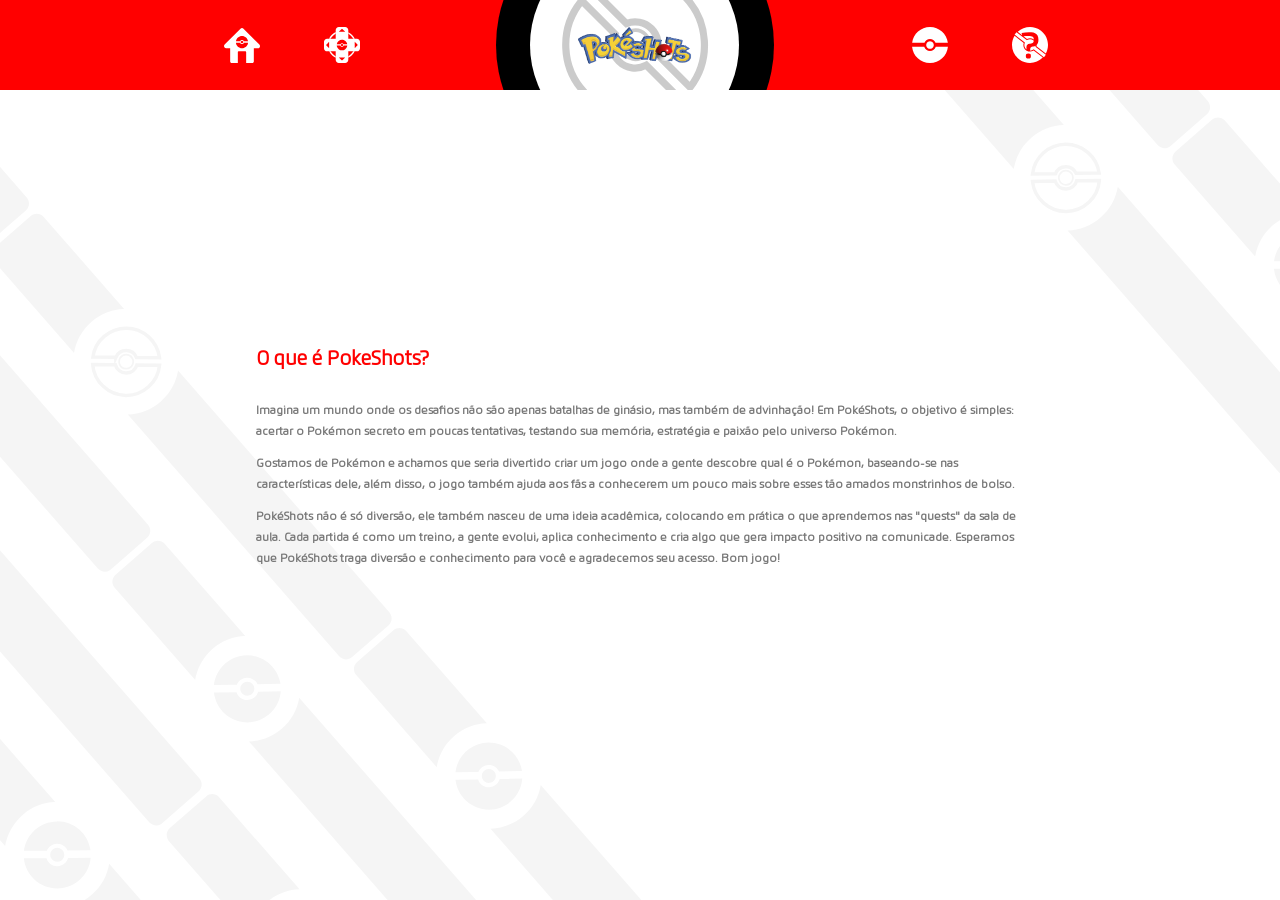
<file: frontend/index.html>
<!DOCTYPE html>
<html lang="pt-BR">
<head>
    <meta charset="utf-8" />
    <meta name="viewport" content="width=device-width,initial-scale=1" />
    <link rel="icon" type="image/x-icon" href="images/icons/pokeball.png">
    <link rel="stylesheet" href="style/style-index.css">
    <link rel="stylesheet" href="style/style-menu.css">
    <title>PokéShots - Home</title>
</head>
<body>
    <div id="menu"></div>
    <script src="script/menu.js" defer></script>
    <div class="background">
        <div class="conteiner">
            <div class="conteudo">
                <h1>O que é PokeShots?</h1>
                <p>Imagina um mundo onde os desafios não são apenas batalhas de ginásio, mas também de 
                    advinhação! Em PokéShots, o objetivo é simples: acertar o Pokémon secreto em poucas
                    tentativas, testando sua memória, estratégia e paixão pelo universo Pokémon.
                </p>
                
                <p>Gostamos de Pokémon e achamos que seria divertido criar um jogo onde a gente descobre qual
                    é o Pokémon, baseando-se nas características dele, além disso, o jogo também ajuda aos fãs a
                    conhecerem um pouco mais sobre esses tão amados monstrinhos de bolso.
                </p>
                
                <p>PokéShots não é só diversão, ele também nasceu de uma ideia acadêmica, colocando em
                    prática o que aprendemos nas "quests" da sala de aula. Cada partida é como um treino, a gente
                    evolui, aplica conhecimento e cria algo que gera impacto positivo na comunicade. Esperamos que
                    PokéShots traga diversão e conhecimento para você e agradecemos seu acesso. Bom jogo!
                </p>
            </div>
        </div>
    </div>
</body>
</html>
</file>
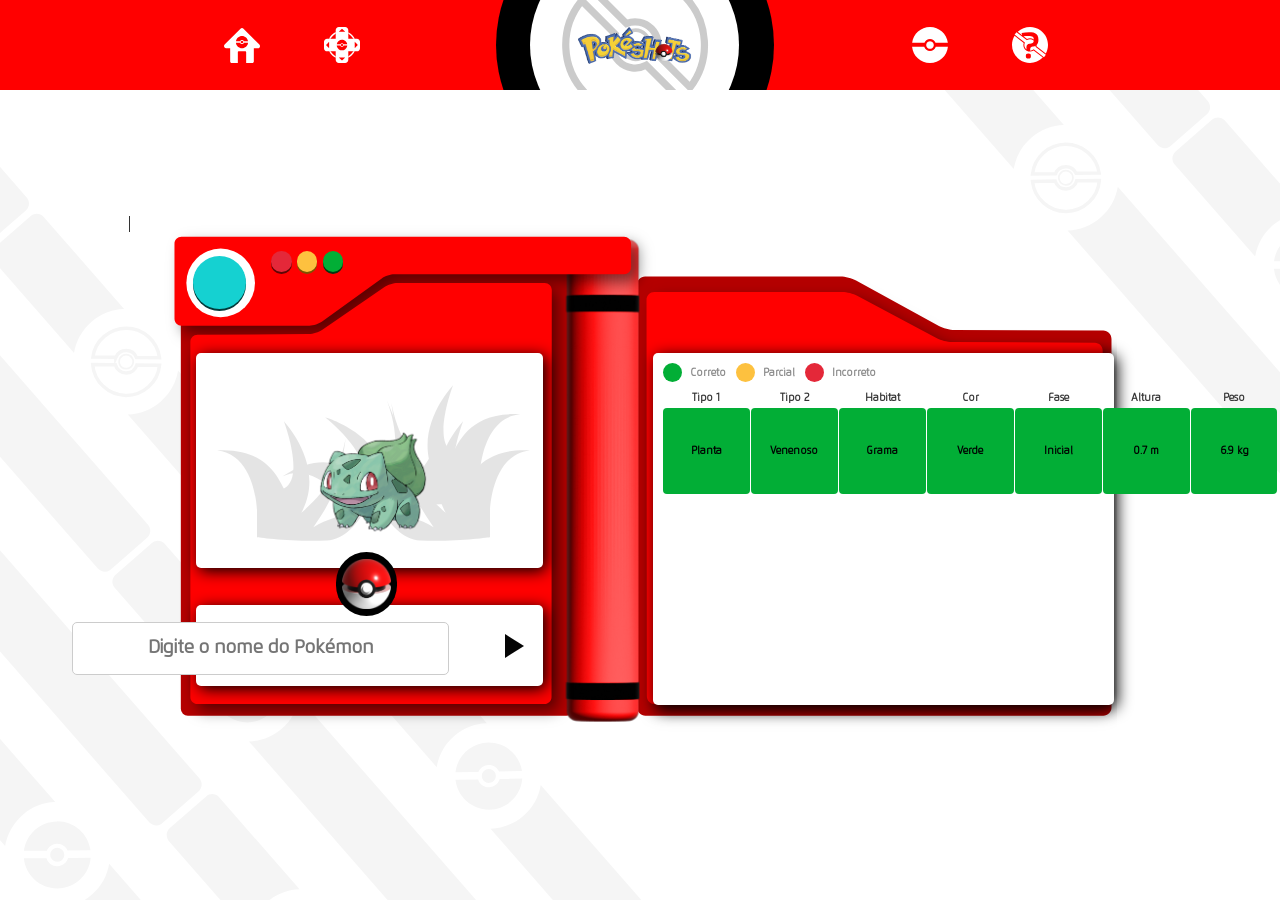
<file: frontend/index-Game1.html>
<!DOCTYPE html>
<html lang="pt-BR">
<head>
    <meta charset="utf-8" />
    <meta name="viewport" content="width=device-width,initial-scale=1" />
    <link rel="icon" type="image/x-icon" href="images/icons/pokeball.png">
    <link rel="stylesheet" href="style/style-index-game1.css">
    <link rel="stylesheet" href="style/style-menu.css">
    <script src="script/index-game1.js" defer></script>
    <title>PokéShots - Game</title>
</head>
<body>
    <div id="menu"></div>
    <script src="script/menu.js" defer></script>
    <div class="background">
        <div class="pokedex">
            <div class="botaohome">
                <a href="index.html" class="botaohomelink"></a>
            </div>
            <div class="botaojogo1">
            </div>
            <div class="botaojogo2">
            </div>
            <div class="botaojogo3">
            </div>
            <div class="telapkm">
                <div class="grama">
                    <div class="pokemon">
                    </div>
                </div>
            </div>
            <div class="entradadado">
                <div class="envia">
                </div>
            </div>
            |<input type="text" class="pokemon-input" placeholder="Digite o nome do Pokémon" autocomplete="off">
            <div class="iconepoke">
                <div class="poke">
                </div>
            </div>
            <div class="estatistica">
                <div class="legendacor">
                    <div class="item">
                        <div class="correto"></div>
                        <span>Correto</span>
                    </div>
                    <div class="item">
                        <div class="parcial"></div>
                        <span>Parcial</span>
                    </div>
                    <div class="item">
                        <div class="incorreto"></div>
                        <span>Incorreto</span>
                    </div>
                </div>
                <div class="icones">
                    <div class="item">
                        <span>Tipo 1</span>
                        <div class="campo-status" id="tipo1"></div>
                    </div>
                        <div class="item">
                        <span>Tipo 2</span>
                        <div class="campo-status" id="tipo2"></div>
                    </div>
                        <div class="item">
                        <span>Habitat</span>
                        <div class="campo-status" id="habitat"></div>
                    </div>
                        <div class="item">
                        <span>Cor</span>
                    <div class="campo-status" id="cor"></div>
                        </div>
                    <div class="item">
                        <span>Fase</span>
                        <div class="campo-status" id="fase"></div>
                    </div>
                    <div class="item">
                        <span>Altura</span>
                        <div class="campo-status" id="altura"></div>
                    </div>
                    <div class="item">
                        <span>Peso</span>
                        <div class="campo-status" id="peso"></div>
                    </div>
                </div>
            </div>
        </div>
    </div>
</body>
</html>
</file>
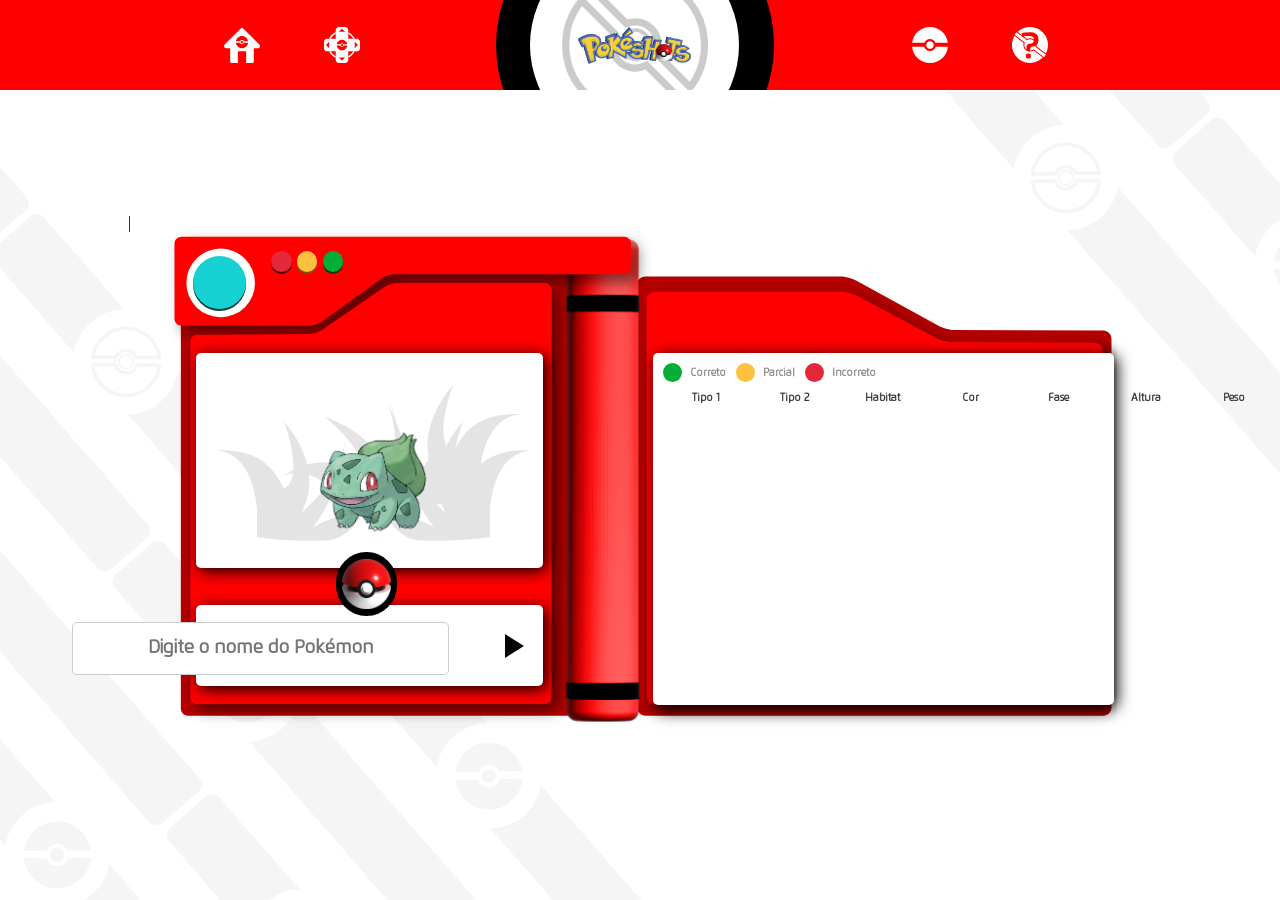
<file: frontend/pokemons.html>
<!DOCTYPE html>
<html lang="pt-BR">
<head>
    <meta charset="utf-8" />
    <meta name="viewport" content="width=device-width,initial-scale=1" />
    <link rel="icon" type="image/x-icon" href="images/icons/pokeball.png">
    <link rel="stylesheet" href="style/style-pokemons.css">
    <script src="script/pokemon.js" defer></script>
    <title>PokéShots - Game</title>
</head>
<body>
    <div id="menu"></div>
    <script src="script/menu.js" defer></script>
    <div class="background">
        <div class="pokedex">
            <div class="botaohome">
                <a href="index.html" class="botaohomelink"></a>
            </div>
            <div class="botaojogo1">
            </div>
            <div class="botaojogo2">
            </div>
            <div class="botaojogo3">
            </div>
            <div class="telapkm">
                <div class="grama">
                    <div class="pokemon">
                    </div>
                </div>
            </div>
            <div class="entradadado">
                <div class="envia">
                </div>
            </div>
            |<input type="text" class="pokemon-input" placeholder="Digite o nome do Pokémon" autocomplete="off">
            <div class="iconepoke">
                <div class="poke">
                </div>
            </div>
            <div class="estatistica">
                <div class="legendacor">
                    <div class="item">
                        <div class="correto"></div>
                        <span>Correto</span>
                    </div>
                    <div class="item">
                        <div class="parcial"></div>
                        <span>Parcial</span>
                    </div>
                    <div class="item">
                        <div class="incorreto"></div>
                        <span>Incorreto</span>
                    </div>
                </div>
                <div class="icones">
                    <div class="item">
                        <span>Tipo 1</span>
                        <div class="campo-status" id="tipo1"></div>
                    </div>
                        <div class="item">
                        <span>Tipo 2</span>
                        <div class="campo-status" id="tipo2"></div>
                    </div>
                        <div class="item">
                        <span>Habitat</span>
                        <div class="campo-status" id="habitat"></div>
                    </div>
                        <div class="item">
                        <span>Cor</span>
                    <div class="campo-status" id="cor"></div>
                        </div>
                    <div class="item">
                        <span>Fase</span>
                        <div class="campo-status" id="fase"></div>
                    </div>
                    <div class="item">
                        <span>Altura</span>
                        <div class="campo-status" id="altura"></div>
                    </div>
                    <div class="item">
                        <span>Peso</span>
                        <div class="campo-status" id="peso"></div>
                    </div>
                </div>
            </div>
        </div>
    </div>
</body>
</html>
</file>
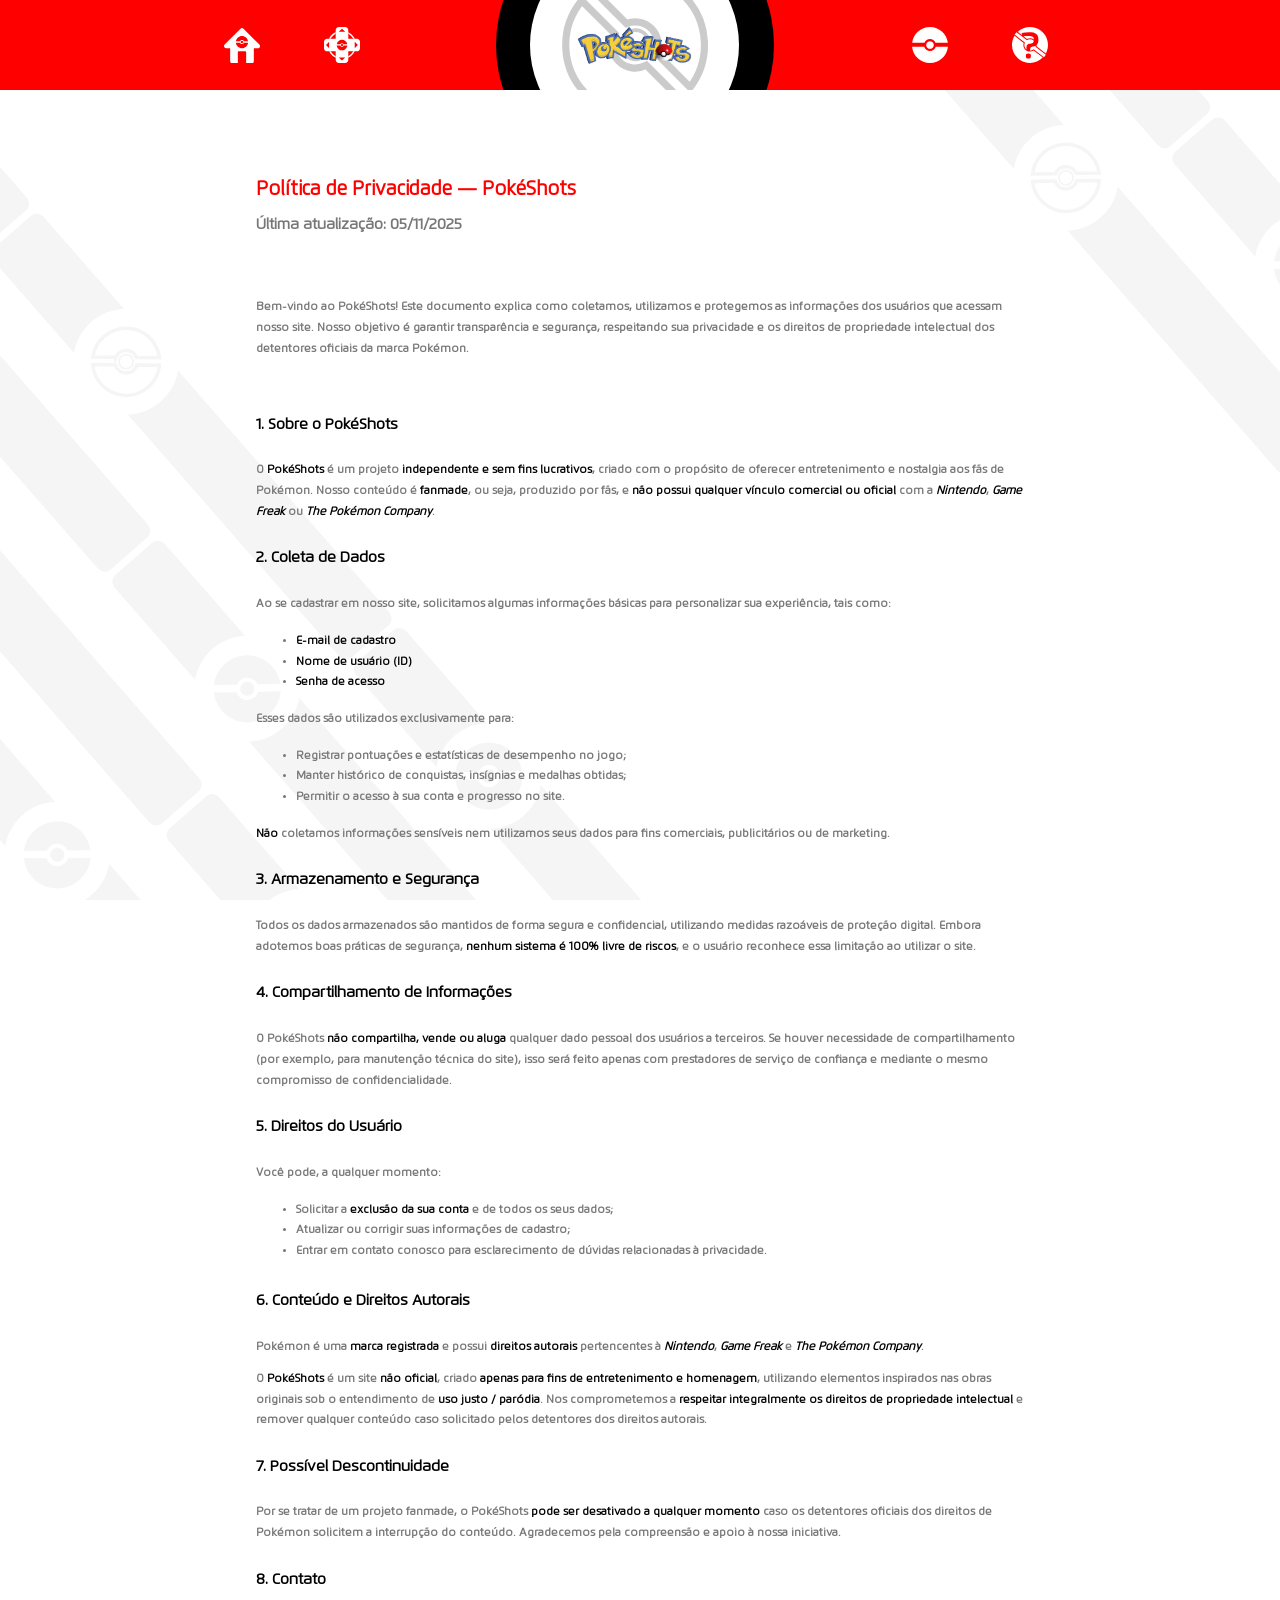
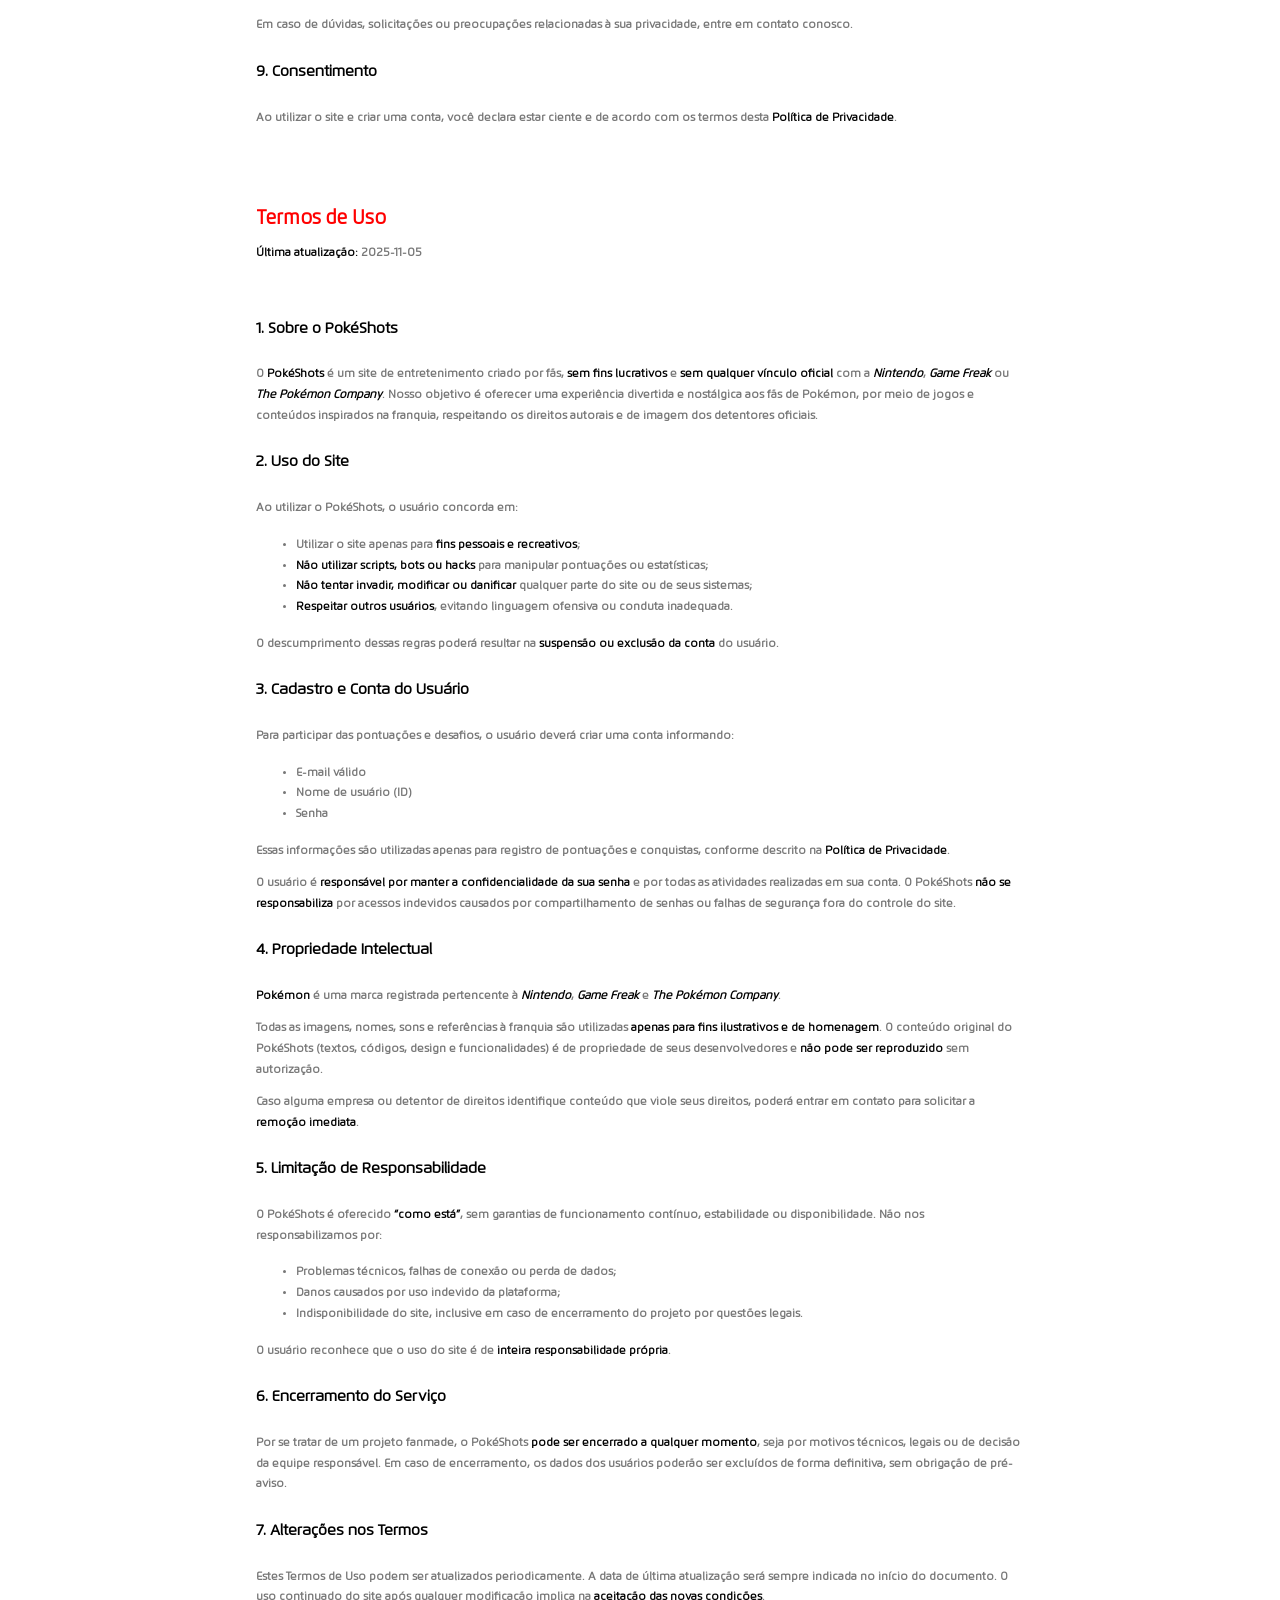
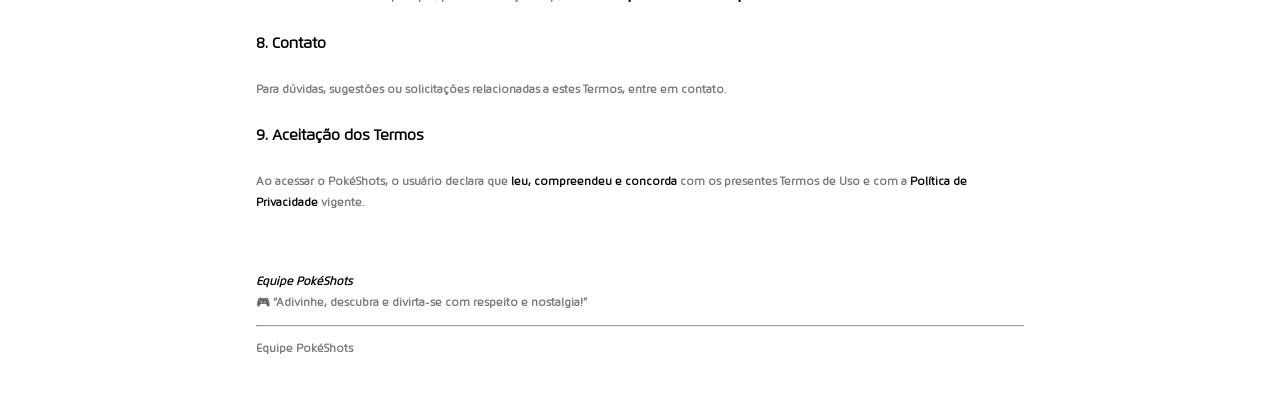
<file: frontend/sobre.html>
<!DOCTYPE html>
<html lang="pt-BR">
<head>
    <meta charset="utf-8" />
    <meta name="viewport" content="width=device-width,initial-scale=1" />
    <link rel="icon" type="image/x-icon" href="images/icons/pokeball.png">
    <link rel="stylesheet" href="style/style-sobre.css">
    <link rel="stylesheet" href="style/style-menu.css">
    <title>PokéShots - Sobre</title>
</head>
<body>
    <div id="menu"></div>
    <script src="script/menu.js" defer></script>
    <div class="background">
        <div class="conteiner">
            <div class="conteudo">
                <h1>Política de Privacidade — PokéShots</h1>
                <h3>Última atualização: 05/11/2025</h3>
                <br>
                <br>
                <p>Bem-vindo ao PokéShots! Este documento explica como coletamos, utilizamos e protegemos as informações dos usuários que acessam nosso site. Nosso objetivo é garantir transparência e segurança, respeitando sua privacidade e os direitos de propriedade intelectual dos detentores oficiais da marca Pokémon.</p>
                <br>
                <h2>1. Sobre o PokéShots</h2>
                <p>O <strong>PokéShots</strong> é um projeto <strong>independente e sem fins lucrativos</strong>, criado com o propósito de oferecer entretenimento e nostalgia aos fãs de Pokémon. Nosso conteúdo é <strong>fanmade</strong>, ou seja, produzido por fãs, e <strong>não possui qualquer vínculo comercial ou oficial</strong> com a <em>Nintendo</em>, <em>Game Freak</em> ou <em>The Pokémon Company</em>.</p>

                <h2>2. Coleta de Dados</h2>
                <p>Ao se cadastrar em nosso site, solicitamos algumas informações básicas para personalizar sua experiência, tais como:</p>
                <ul>
                <li><strong>E-mail de cadastro</strong></li>
                <li><strong>Nome de usuário (ID)</strong></li>
                <li><strong>Senha de acesso</strong></li>
                </ul>
                <p>Esses dados são utilizados exclusivamente para:</p>
                <ul>
                <li>Registrar pontuações e estatísticas de desempenho no jogo;</li>
                <li>Manter histórico de conquistas, insígnias e medalhas obtidas;</li>
                <li>Permitir o acesso à sua conta e progresso no site.</li>
                </ul>
                <p><strong>Não</strong> coletamos informações sensíveis nem utilizamos seus dados para fins comerciais, publicitários ou de marketing.</p>

                <h2>3. Armazenamento e Segurança</h2>
                <p>Todos os dados armazenados são mantidos de forma segura e confidencial, utilizando medidas razoáveis de proteção digital. Embora adotemos boas práticas de segurança, <strong>nenhum sistema é 100% livre de riscos</strong>, e o usuário reconhece essa limitação ao utilizar o site.</p>

                <h2>4. Compartilhamento de Informações</h2>
                <p>O PokéShots <strong>não compartilha, vende ou aluga</strong> qualquer dado pessoal dos usuários a terceiros. Se houver necessidade de compartilhamento (por exemplo, para manutenção técnica do site), isso será feito apenas com prestadores de serviço de confiança e mediante o mesmo compromisso de confidencialidade.</p>

                <h2>5. Direitos do Usuário</h2>
                <p>Você pode, a qualquer momento:</p>
                <ul>
                <li>Solicitar a <strong>exclusão da sua conta</strong> e de todos os seus dados;</li>
                <li>Atualizar ou corrigir suas informações de cadastro;</li>
                <li>Entrar em contato conosco para esclarecimento de dúvidas relacionadas à privacidade.</li>
                </ul>

                <h2>6. Conteúdo e Direitos Autorais</h2>
                <p>Pokémon é uma <strong>marca registrada</strong> e possui <strong>direitos autorais</strong> pertencentes à <em>Nintendo</em>, <em>Game Freak</em> e <em>The Pokémon Company</em>.</p>
                <p>O <strong>PokéShots</strong> é um site <strong>não oficial</strong>, criado <strong>apenas para fins de entretenimento e homenagem</strong>, utilizando elementos inspirados nas obras originais sob o entendimento de <strong>uso justo / paródia</strong>. Nos comprometemos a <strong>respeitar integralmente os direitos de propriedade intelectual</strong> e remover qualquer conteúdo caso solicitado pelos detentores dos direitos autorais.</p>

                <h2>7. Possível Descontinuidade</h2>
                <p>Por se tratar de um projeto fanmade, o PokéShots <strong>pode ser desativado a qualquer momento</strong> caso os detentores oficiais dos direitos de Pokémon solicitem a interrupção do conteúdo. Agradecemos pela compreensão e apoio à nossa iniciativa.</p>

                <h2>8. Contato</h2>
                <p>Em caso de dúvidas, solicitações ou preocupações relacionadas à sua privacidade, entre em contato conosco.<br>
                </p>

                <h2>9. Consentimento</h2>
                <p>Ao utilizar o site e criar uma conta, você declara estar ciente e de acordo com os termos desta <strong>Política de Privacidade</strong>.</p>
                <br>
                <br>
                <br>

                <h1>Termos de Uso</h1>
                <p><strong>Última atualização:</strong> 2025-11-05</p>
                <br>

                <h2>1. Sobre o PokéShots</h2>
                <p>O <strong>PokéShots</strong> é um site de entretenimento criado por fãs, <strong>sem fins lucrativos</strong> e <strong>sem qualquer vínculo oficial</strong> com a <em>Nintendo</em>, <em>Game Freak</em> ou <em>The Pokémon Company</em>. Nosso objetivo é oferecer uma experiência divertida e nostálgica aos fãs de Pokémon, por meio de jogos e conteúdos inspirados na franquia, respeitando os direitos autorais e de imagem dos detentores oficiais.</p>

                <h2>2. Uso do Site</h2>
                <p>Ao utilizar o PokéShots, o usuário concorda em:</p>
                <ul>
                <li>Utilizar o site apenas para <strong>fins pessoais e recreativos</strong>;</li>
                <li><strong>Não utilizar scripts, bots ou hacks</strong> para manipular pontuações ou estatísticas;</li>
                <li><strong>Não tentar invadir, modificar ou danificar</strong> qualquer parte do site ou de seus sistemas;</li>
                <li><strong>Respeitar outros usuários</strong>, evitando linguagem ofensiva ou conduta inadequada.</li>
                </ul>
                <p>O descumprimento dessas regras poderá resultar na <strong>suspensão ou exclusão da conta</strong> do usuário.</p>

                <h2>3. Cadastro e Conta do Usuário</h2>
                <p>Para participar das pontuações e desafios, o usuário deverá criar uma conta informando:</p>
                <ul>
                <li>E-mail válido</li>
                <li>Nome de usuário (ID)</li>
                <li>Senha</li>
                </ul>
                <p>Essas informações são utilizadas apenas para registro de pontuações e conquistas, conforme descrito na <strong>Política de Privacidade</strong>.</p>
                <p>O usuário é <strong>responsável por manter a confidencialidade da sua senha</strong> e por todas as atividades realizadas em sua conta. O PokéShots <strong>não se responsabiliza</strong> por acessos indevidos causados por compartilhamento de senhas ou falhas de segurança fora do controle do site.</p>

                <h2>4. Propriedade Intelectual</h2>
                <p><strong>Pokémon</strong> é uma marca registrada pertencente à <em>Nintendo</em>, <em>Game Freak</em> e <em>The Pokémon Company</em>.</p>
                <p>Todas as imagens, nomes, sons e referências à franquia são utilizadas <strong>apenas para fins ilustrativos e de homenagem</strong>. O conteúdo original do PokéShots (textos, códigos, design e funcionalidades) é de propriedade de seus desenvolvedores e <strong>não pode ser reproduzido</strong> sem autorização.</p>
                <p>Caso alguma empresa ou detentor de direitos identifique conteúdo que viole seus direitos, poderá entrar em contato para solicitar a <strong>remoção imediata</strong>.</p>

                <h2>5. Limitação de Responsabilidade</h2>
                <p>O PokéShots é oferecido <strong>“como está”</strong>, sem garantias de funcionamento contínuo, estabilidade ou disponibilidade. Não nos responsabilizamos por:</p>
                <ul>
                <li>Problemas técnicos, falhas de conexão ou perda de dados;</li>
                <li>Danos causados por uso indevido da plataforma;</li>
                <li>Indisponibilidade do site, inclusive em caso de encerramento do projeto por questões legais.</li>
                </ul>
                <p>O usuário reconhece que o uso do site é de <strong>inteira responsabilidade própria</strong>.</p>

                <h2>6. Encerramento do Serviço</h2>
                <p>Por se tratar de um projeto fanmade, o PokéShots <strong>pode ser encerrado a qualquer momento</strong>, seja por motivos técnicos, legais ou de decisão da equipe responsável. Em caso de encerramento, os dados dos usuários poderão ser excluídos de forma definitiva, sem obrigação de pré-aviso.</p>

                <h2>7. Alterações nos Termos</h2>
                <p>Estes Termos de Uso podem ser atualizados periodicamente. A data de última atualização será sempre indicada no início do documento. O uso continuado do site após qualquer modificação implica na <strong>aceitação das novas condições</strong>.</p>

                <h2>8. Contato</h2>
                <p>Para dúvidas, sugestões ou solicitações relacionadas a estes Termos, entre em contato.<br></p>

                <h2>9. Aceitação dos Termos</h2>
                <p>Ao acessar o PokéShots, o usuário declara que <strong>leu, compreendeu e concorda</strong> com os presentes Termos de Uso e com a <strong>Política de Privacidade</strong> vigente.</p>
                <br>
                <br>
                <p><em>Equipe PokéShots</em><br>🎮 “Adivinhe, descubra e divirta-se com respeito e nostalgia!”</p>

            
            
                <hr/>
                <p>Equipe PokéShots</p>
            
            </div>
        </div>
    </div>
</body>
</html>
</file>
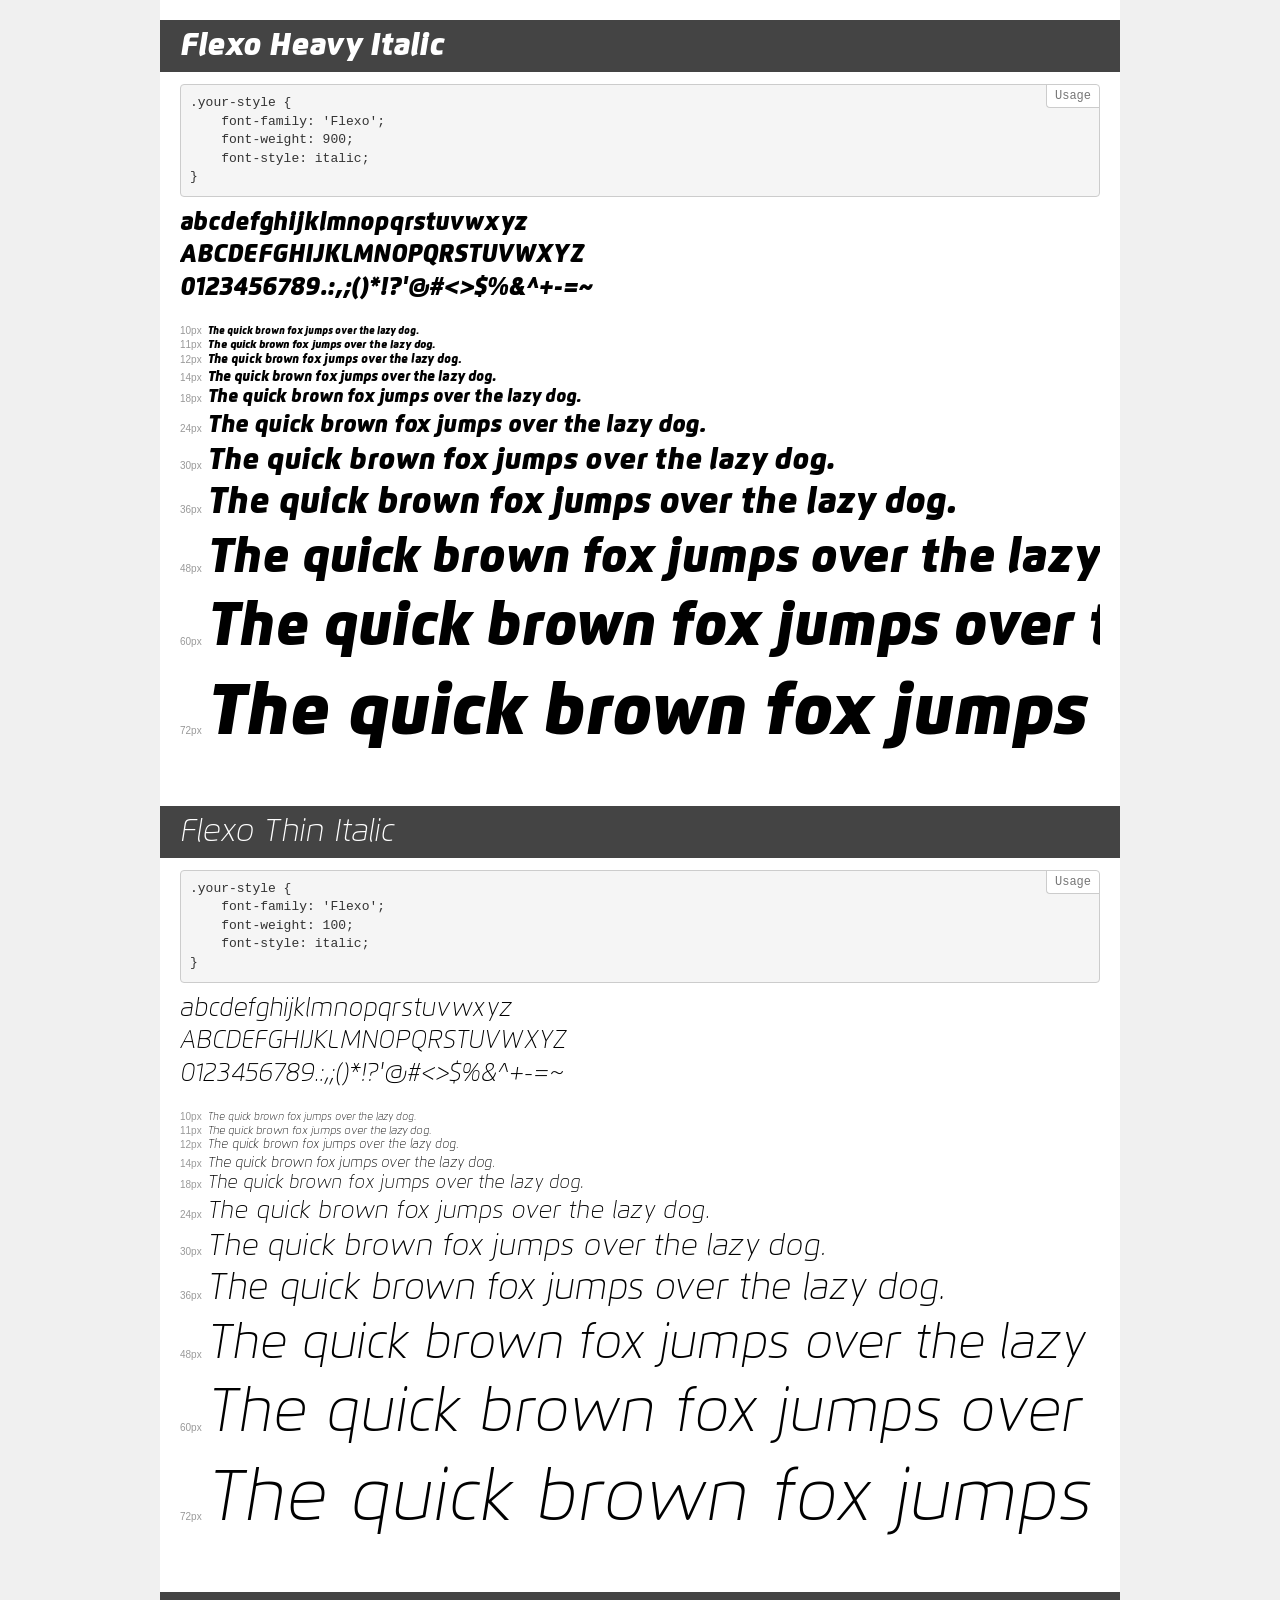
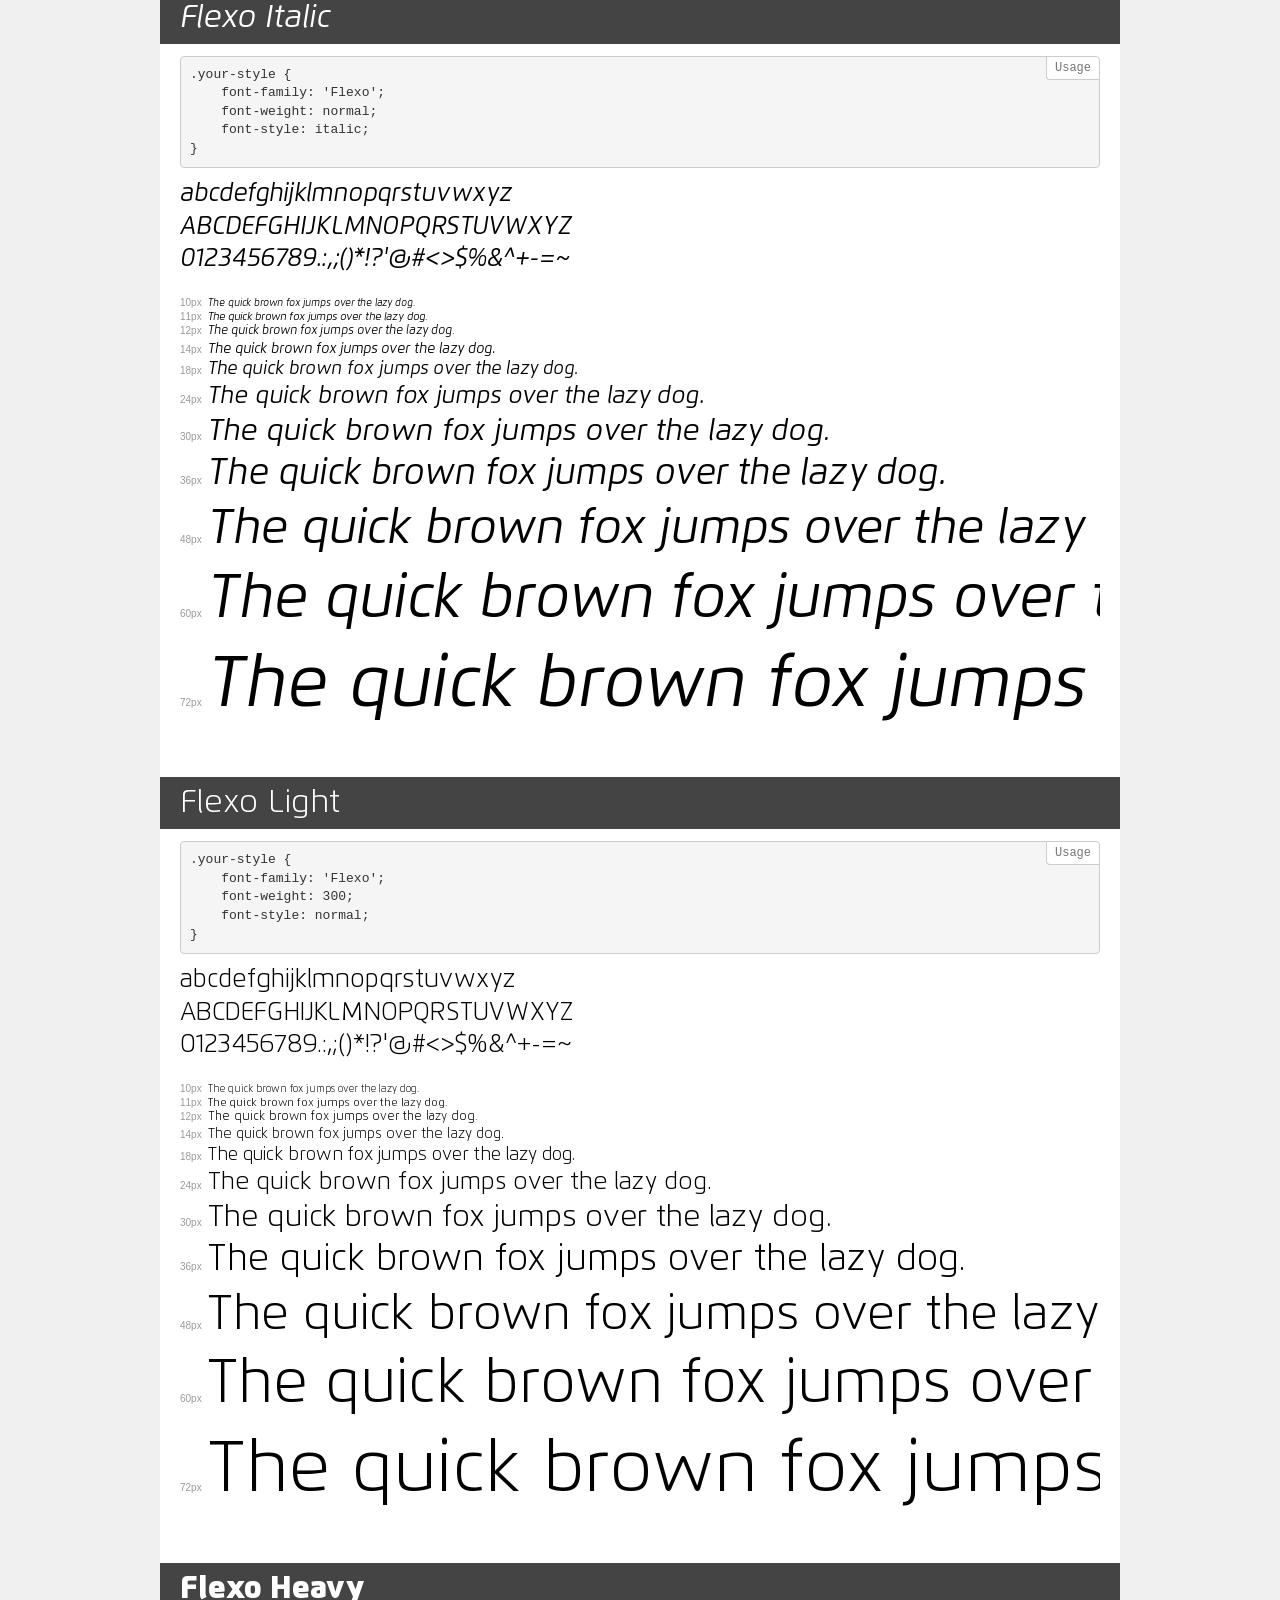
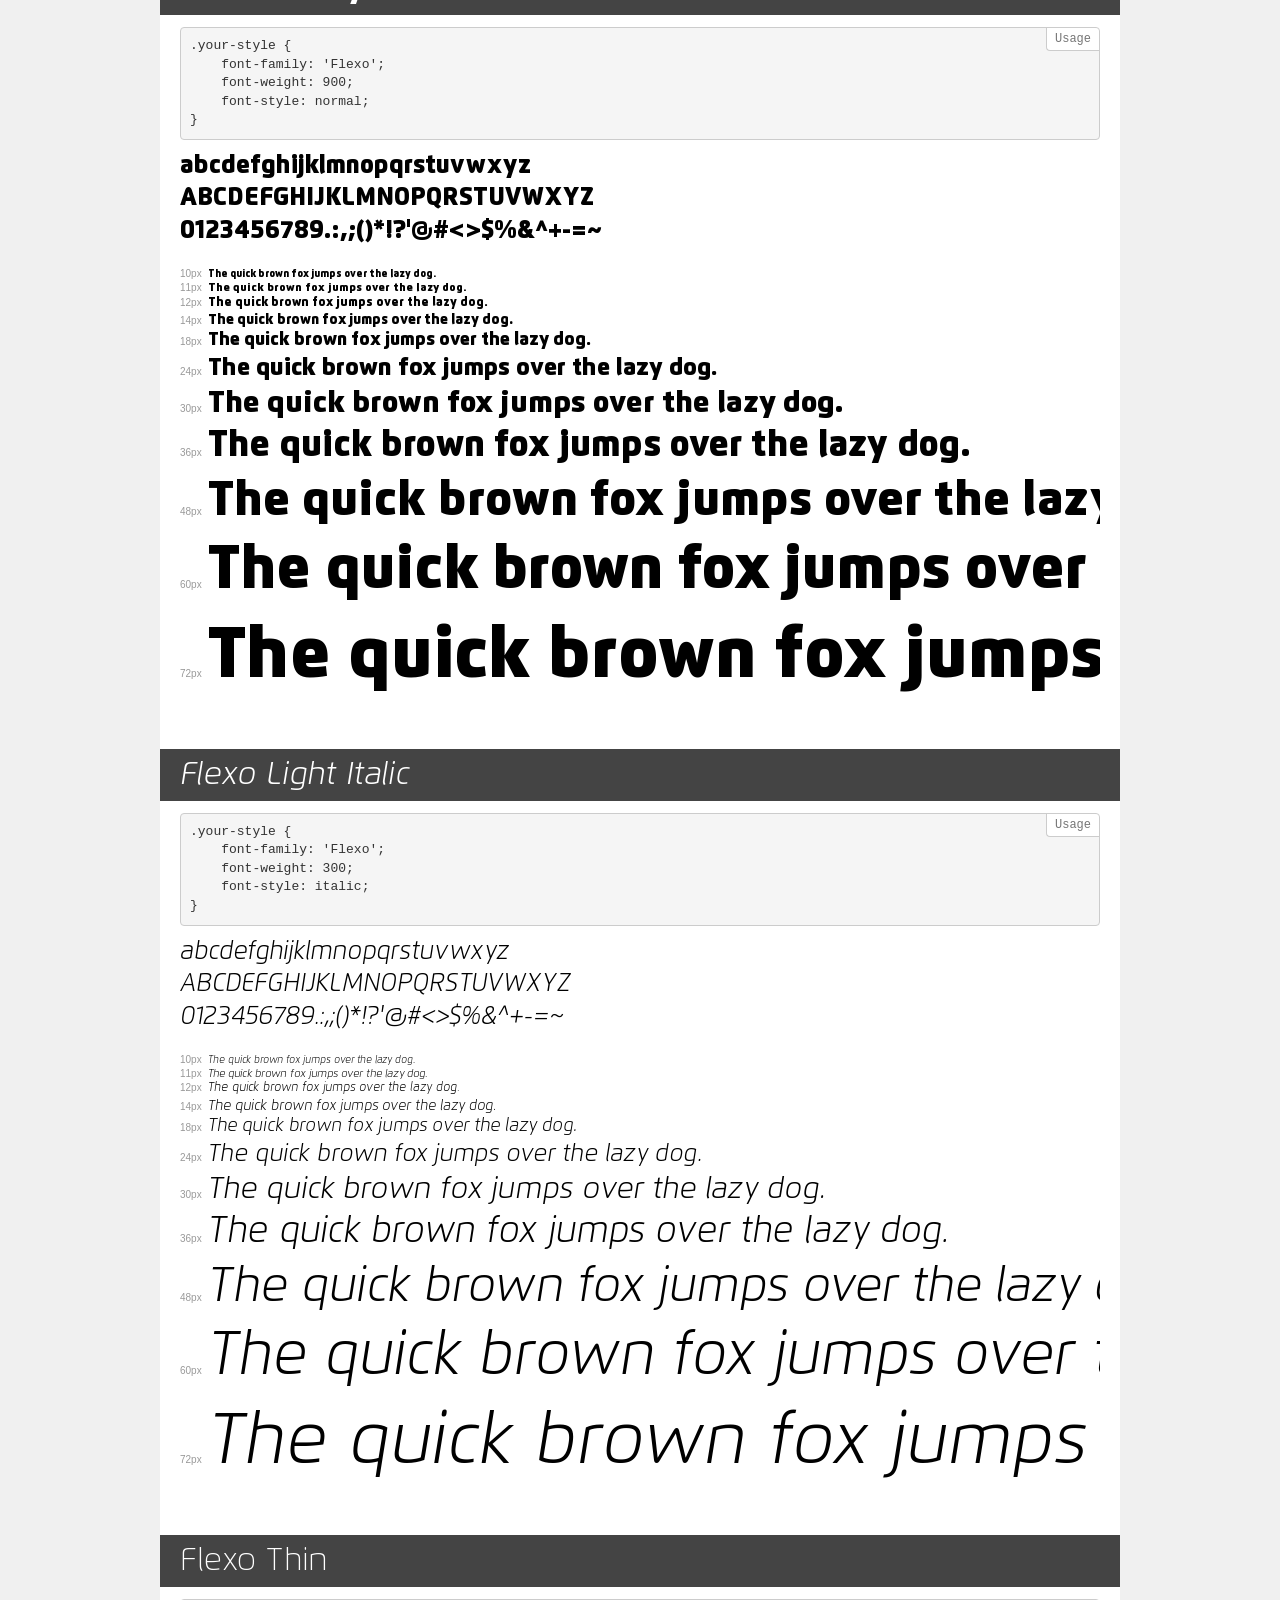
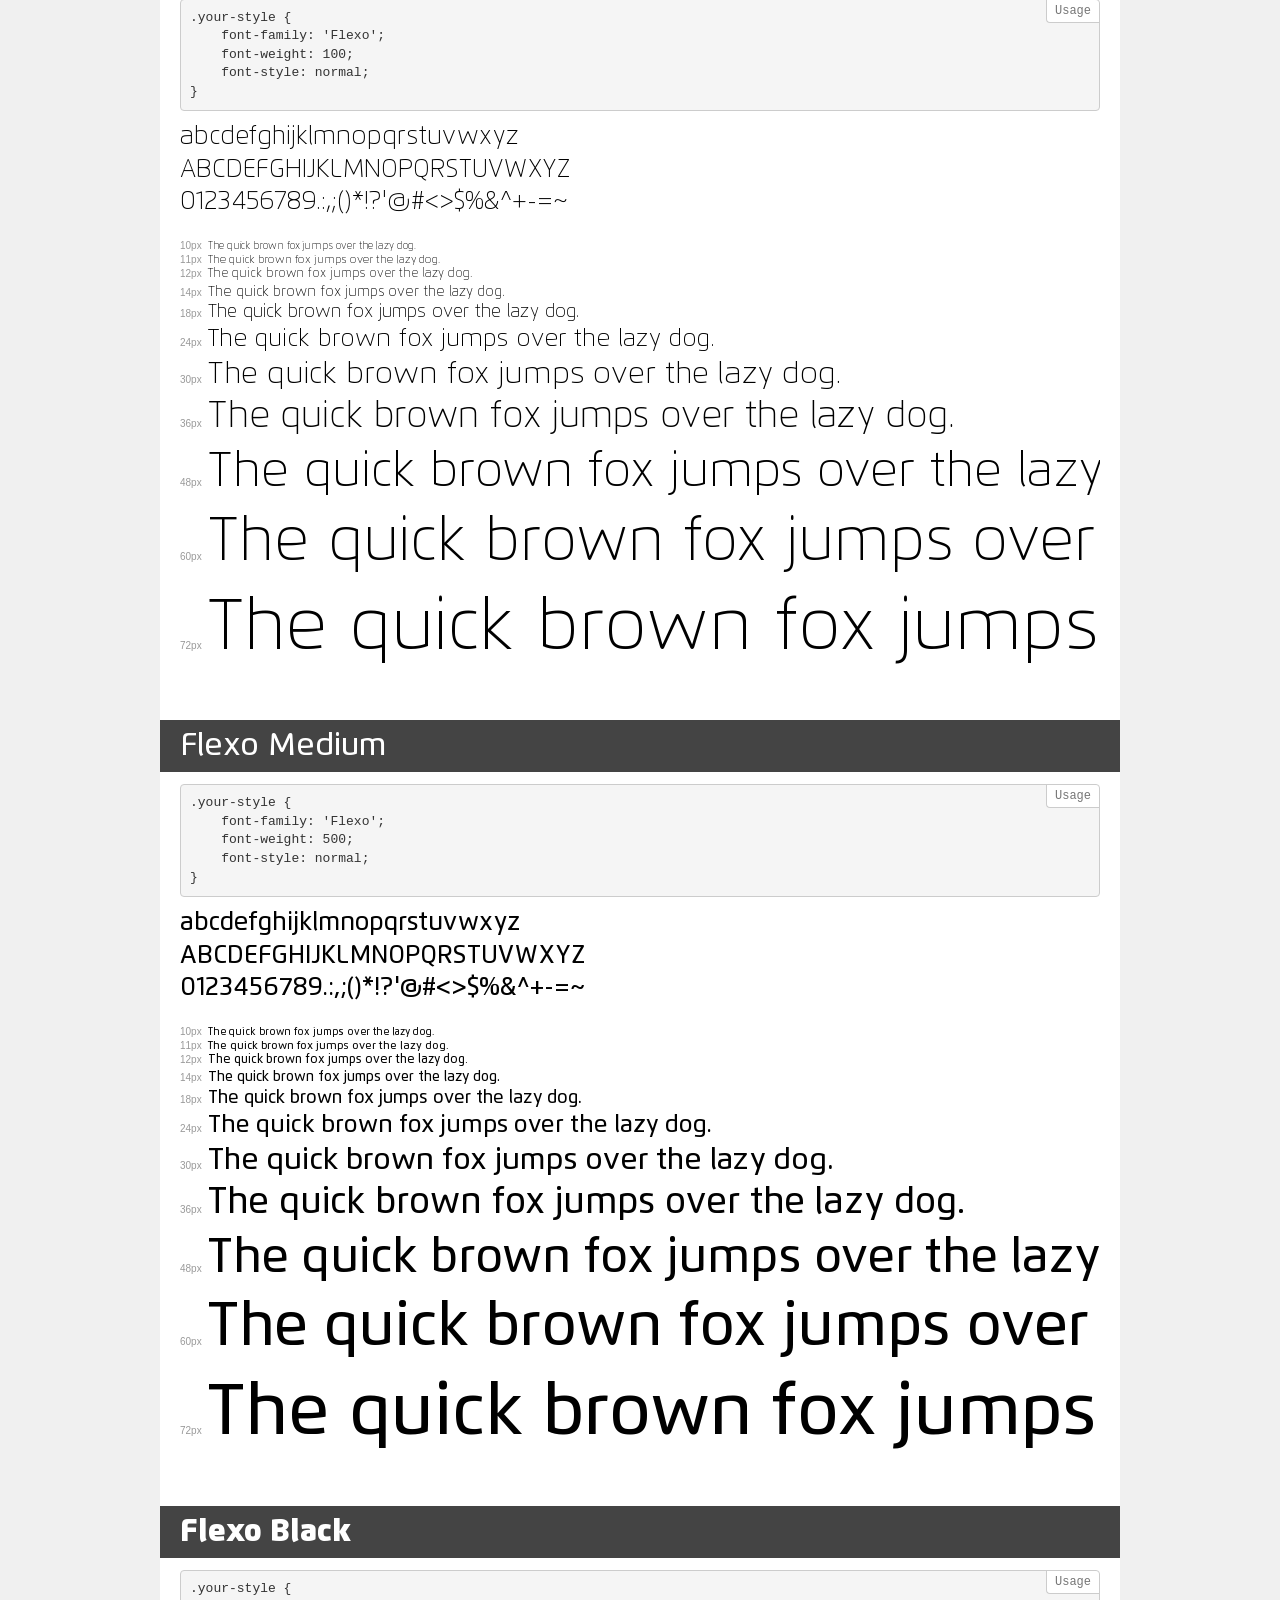
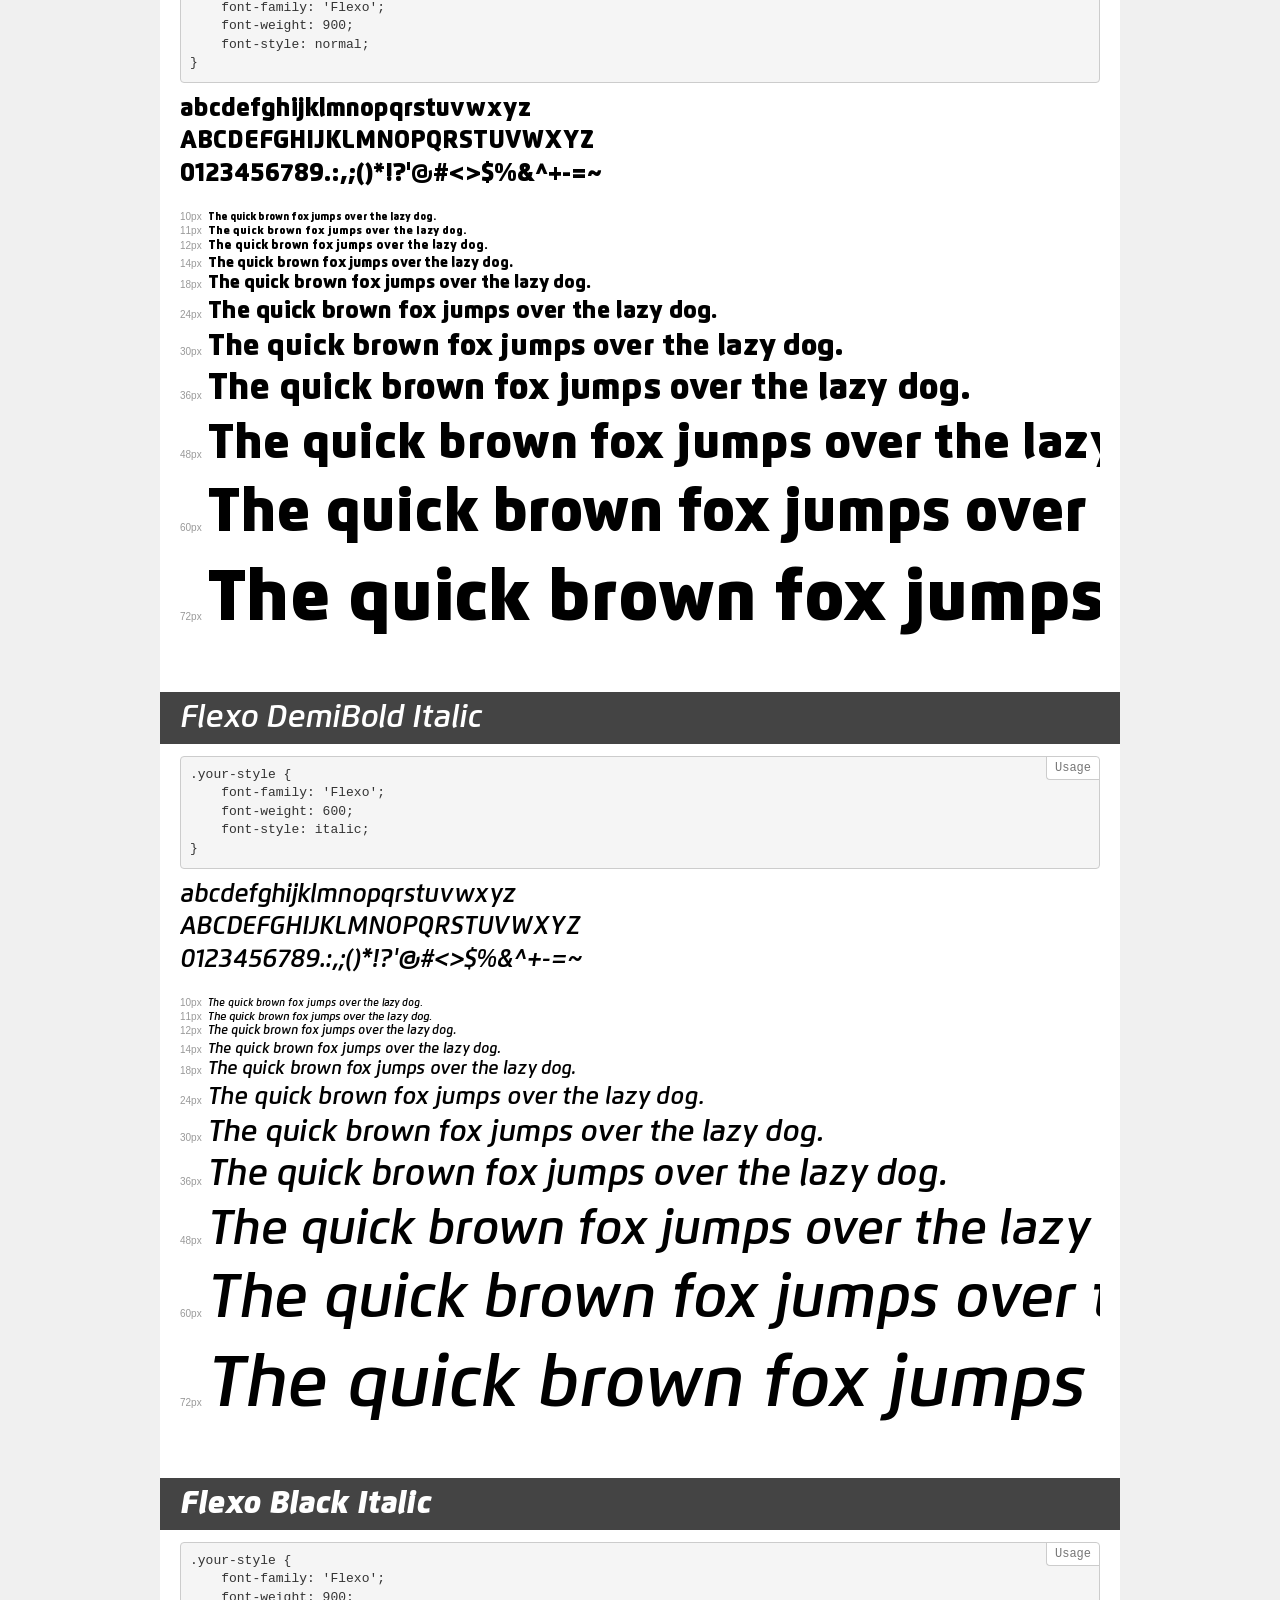
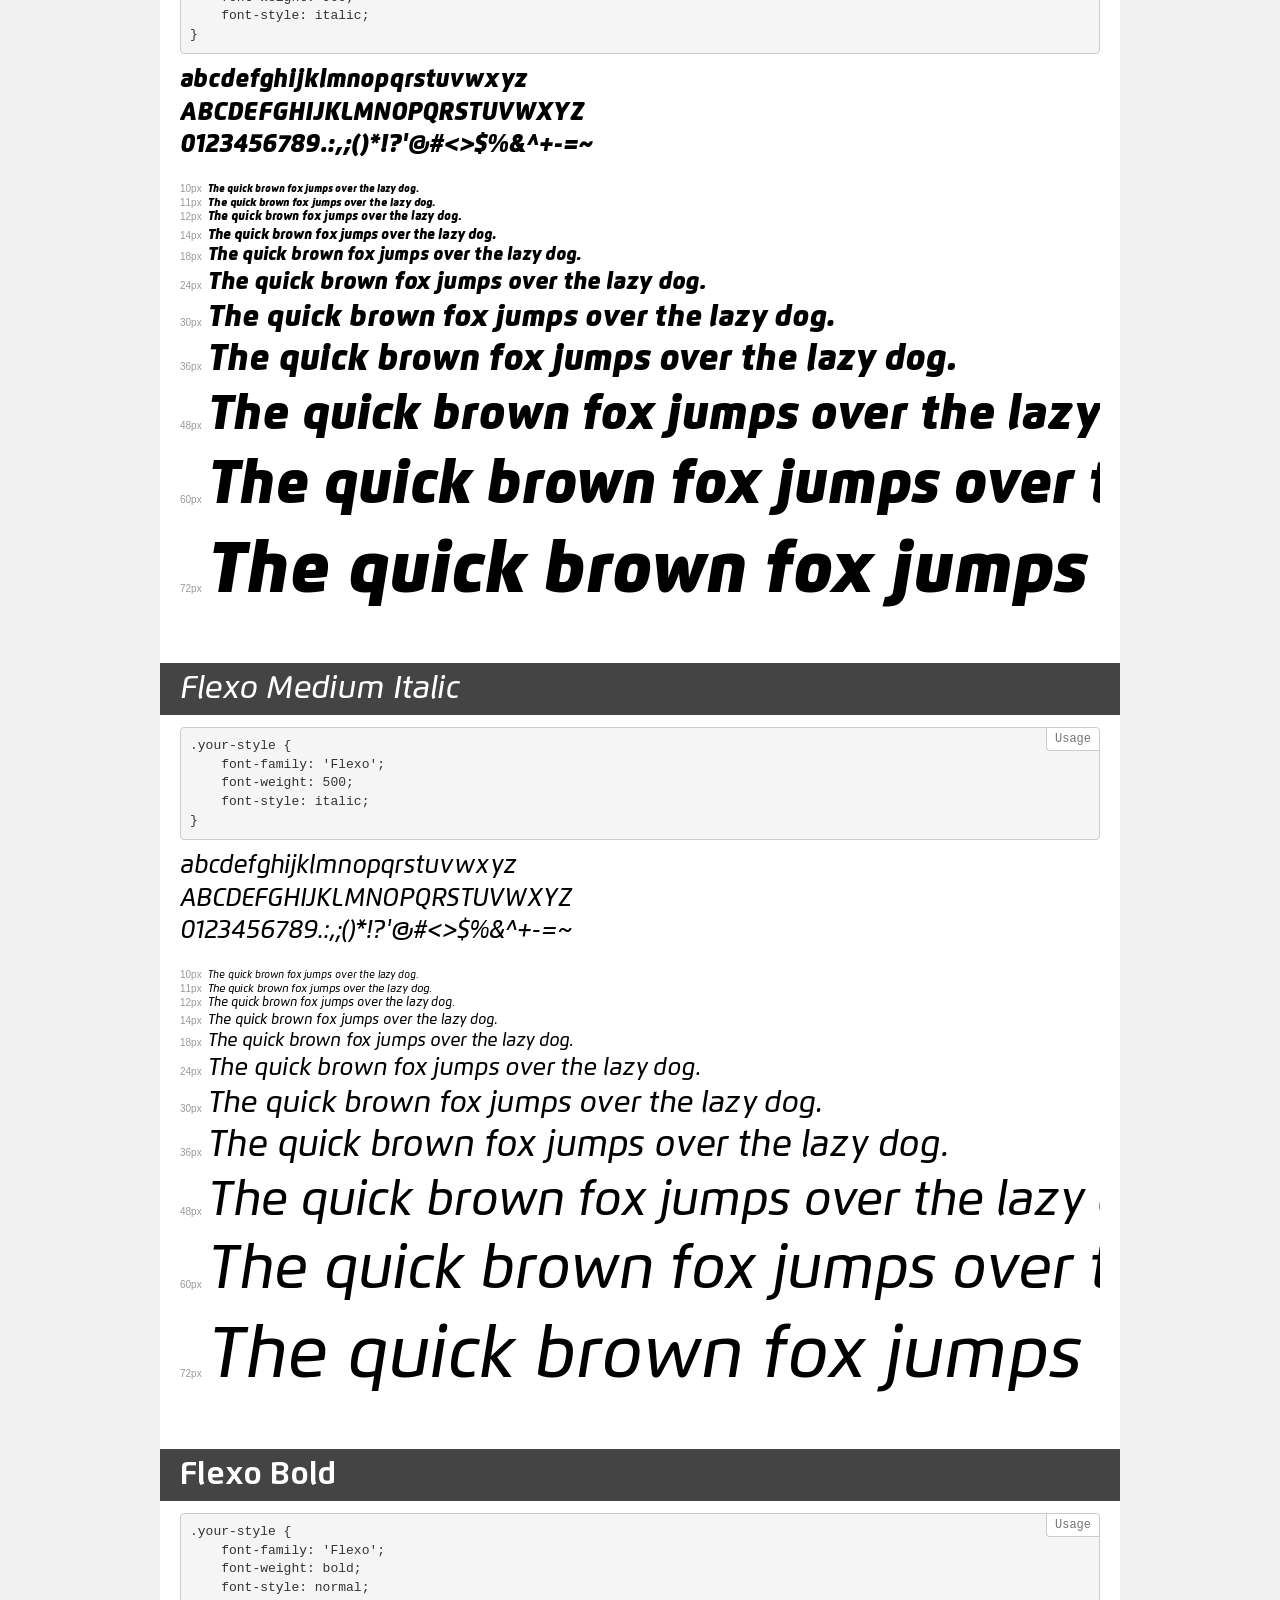
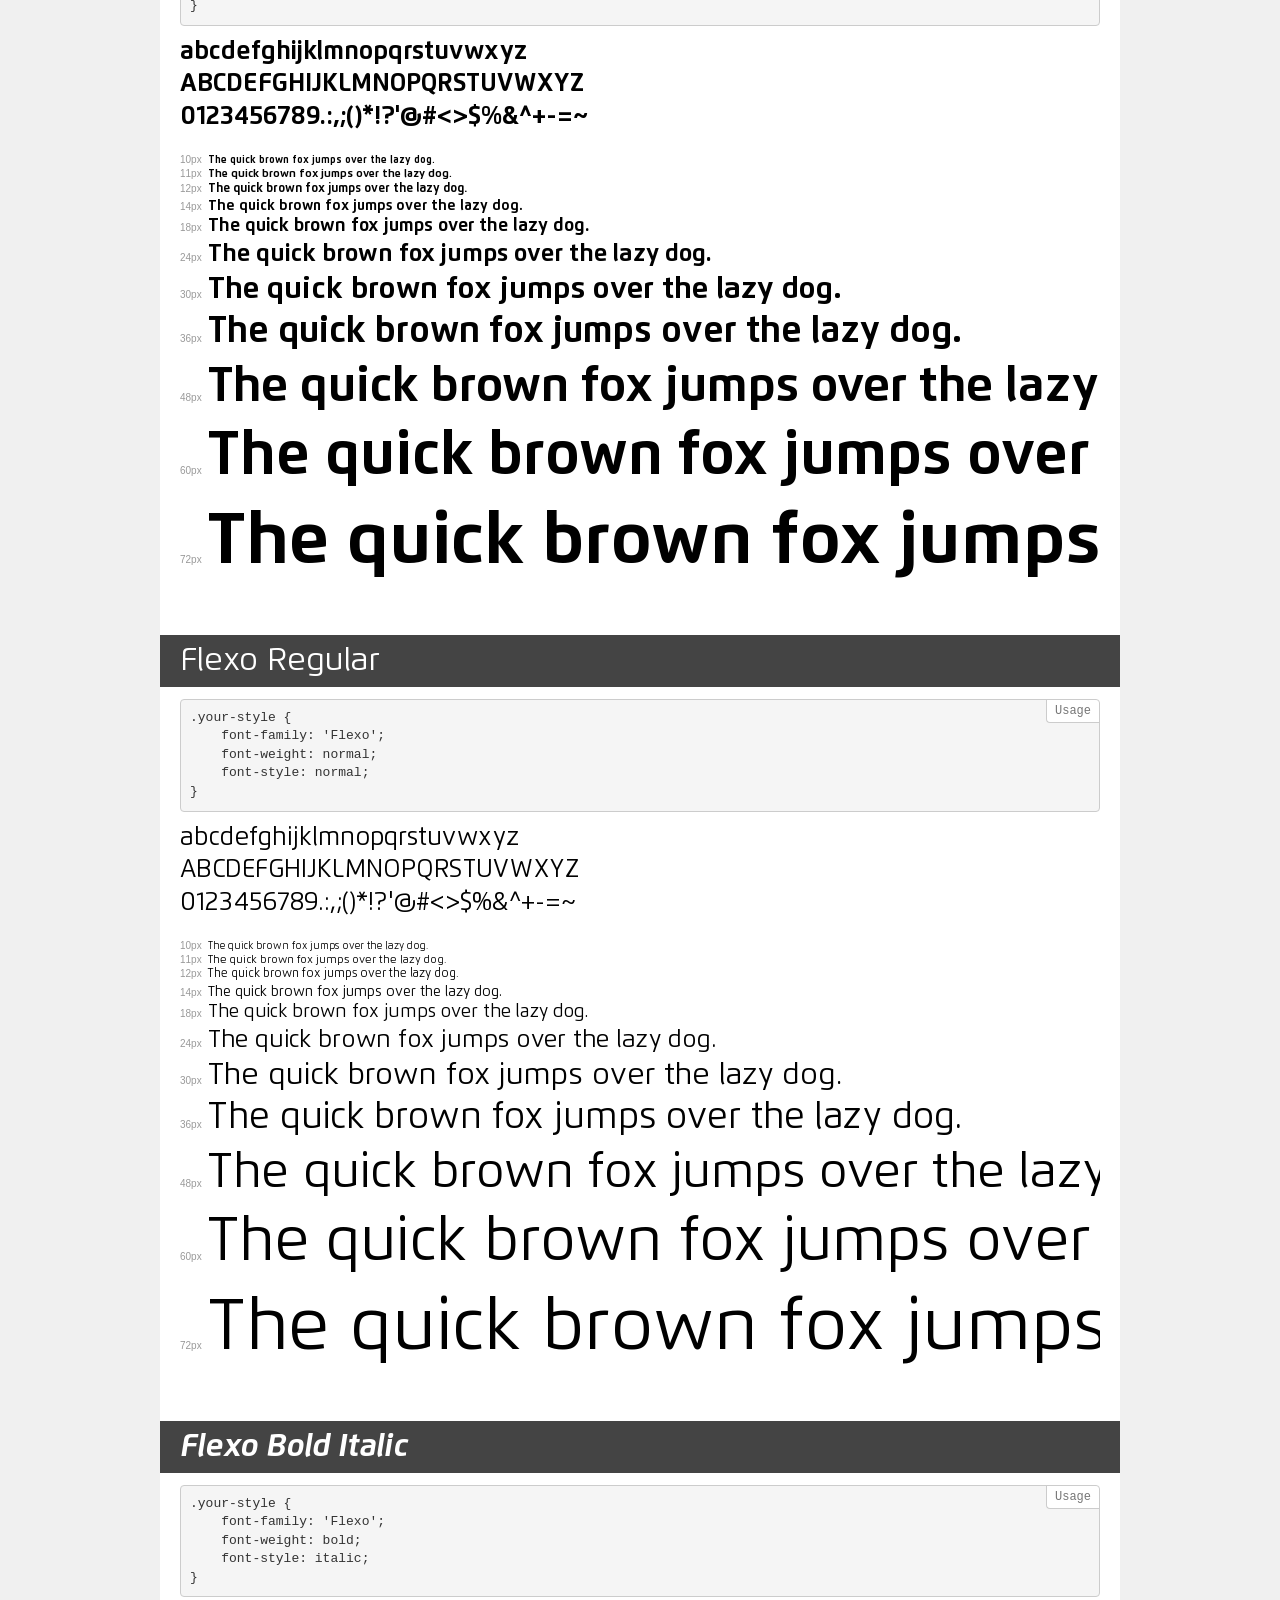
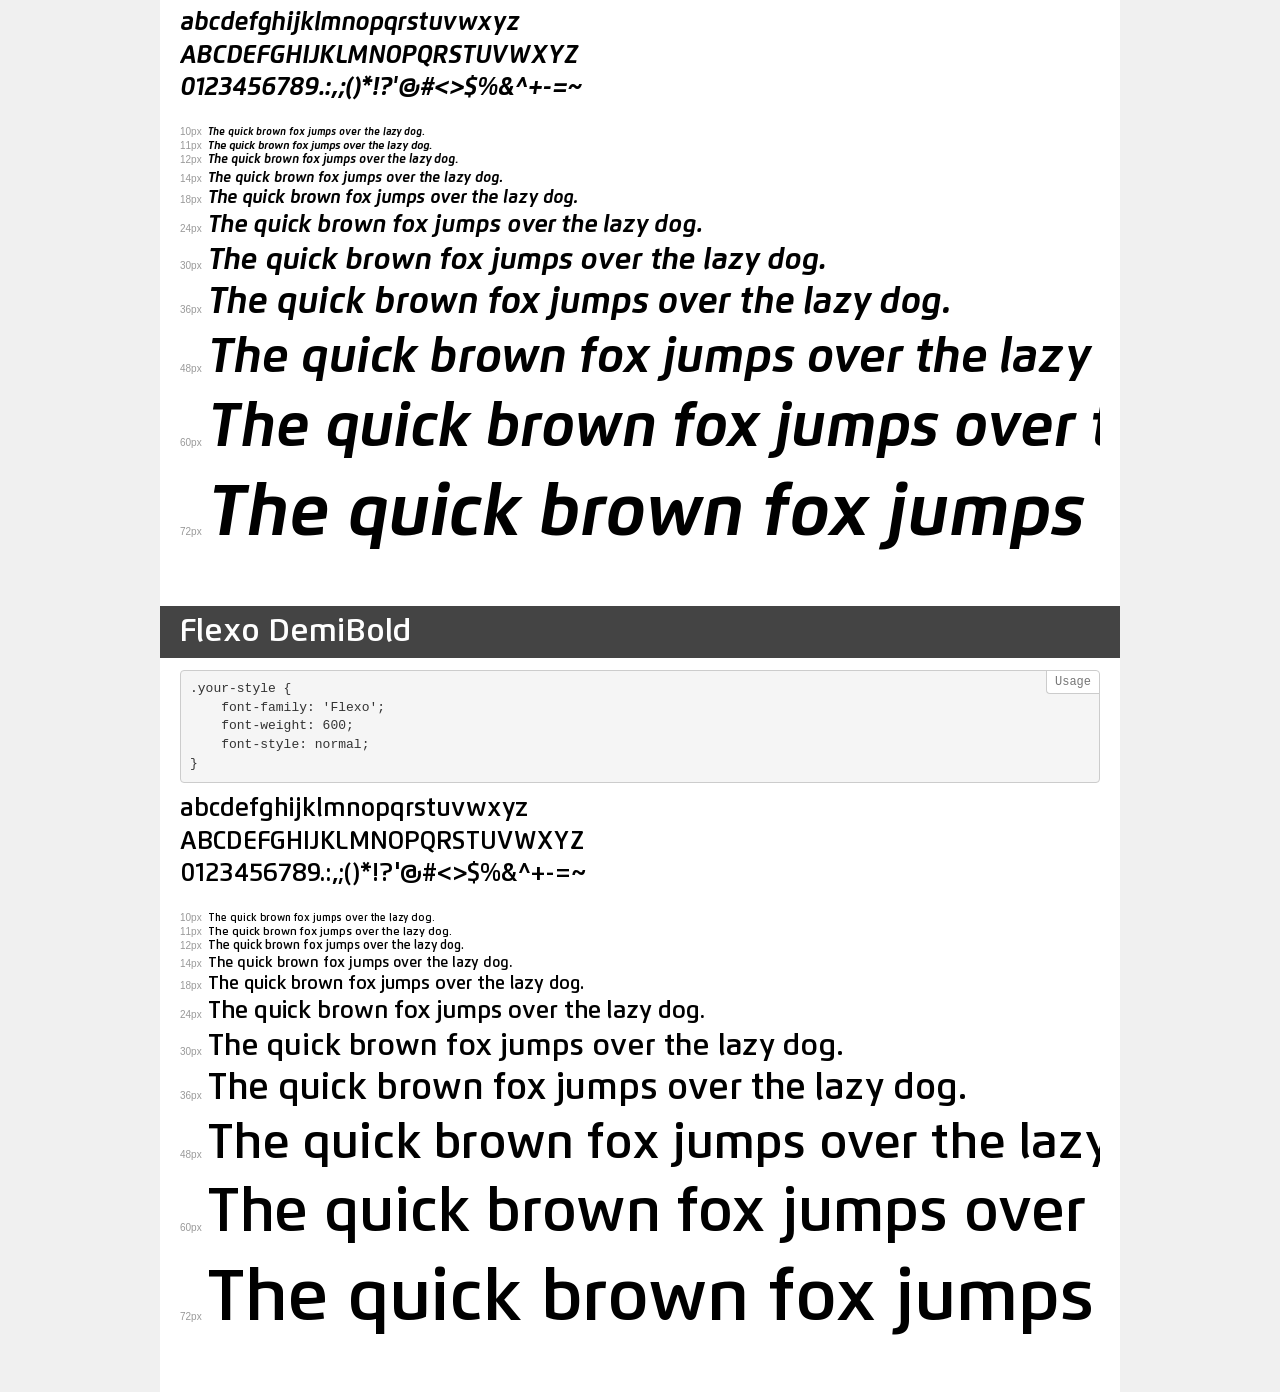
<file: frontend/font/demo.html>
<!DOCTYPE html>
<html lang="en">
<head>
    <meta charset="utf-8">
    <meta http-equiv="X-UA-Compatible" content="IE=edge">
    <meta name="viewport" content="width=device-width, initial-scale=1">
    <meta name="robots" content="noindex, noarchive">
    <meta name="format-detection" content="telephone=no">
    <title>Transfonter demo</title>
    <link href="stylesheet.css" rel="stylesheet">
    <style>
        /*
        http://meyerweb.com/eric/tools/css/reset/
        v2.0 | 20110126
        License: none (public domain)
        */
        html, body, div, span, applet, object, iframe,
        h1, h2, h3, h4, h5, h6, p, blockquote, pre,
        a, abbr, acronym, address, big, cite, code,
        del, dfn, em, img, ins, kbd, q, s, samp,
        small, strike, strong, sub, sup, tt, var,
        b, u, i, center,
        dl, dt, dd, ol, ul, li,
        fieldset, form, label, legend,
        table, caption, tbody, tfoot, thead, tr, th, td,
        article, aside, canvas, details, embed,
        figure, figcaption, footer, header, hgroup,
        menu, nav, output, ruby, section, summary,
        time, mark, audio, video {
            margin: 0;
            padding: 0;
            border: 0;
            font-size: 100%;
            font: inherit;
            vertical-align: baseline;
        }
        /* HTML5 display-role reset for older browsers */
        article, aside, details, figcaption, figure,
        footer, header, hgroup, menu, nav, section {
            display: block;
        }
        body {
            line-height: 1;
        }
        ol, ul {
            list-style: none;
        }
        blockquote, q {
            quotes: none;
        }
        blockquote:before, blockquote:after,
        q:before, q:after {
            content: '';
            content: none;
        }
        table {
            border-collapse: collapse;
            border-spacing: 0;
        }
        /* demo styles */
        body {
            background: #f0f0f0;
            color: #000;
        }
        .page {
            background: #fff;
            width: 920px;
            margin: 0 auto;
            padding: 20px 20px 0 20px;
            overflow: hidden;
        }
        .font-container {
            overflow-x: auto;
            overflow-y: hidden;
            margin-bottom: 40px;
            line-height: 1.3;
            white-space: nowrap;
            padding-bottom: 5px;
        }
        h1 {
            position: relative;
            background: #444;
            font-size: 32px;
            color: #fff;
            padding: 10px 20px;
            margin: 0 -20px 12px -20px;
        }
        .letters {
            font-size: 25px;
            margin-bottom: 20px;
        }
        .s10:before {
            content: '10px';
        }
        .s11:before {
            content: '11px';
        }
        .s12:before {
            content: '12px';
        }
        .s14:before {
            content: '14px';
        }
        .s18:before {
            content: '18px';
        }
        .s24:before {
            content: '24px';
        }
        .s30:before {
            content: '30px';
        }
        .s36:before {
            content: '36px';
        }
        .s48:before {
            content: '48px';
        }
        .s60:before {
            content: '60px';
        }
        .s72:before {
            content: '72px';
        }
        .s10:before, .s11:before, .s12:before, .s14:before,
        .s18:before, .s24:before, .s30:before, .s36:before,
        .s48:before, .s60:before, .s72:before {
            font-family: Arial, sans-serif;
            font-size: 10px;
            font-weight: normal;
            font-style: normal;
            color: #999;
            padding-right: 6px;
        }
        pre {
            display: block;
            position: relative;
            padding: 9px;
            margin: 0 0 10px;
            font-family: Monaco, Menlo, Consolas, "Courier New", monospace;
            font-size: 13px;
            line-height: 1.428571429;
            color: #333;
            font-weight: normal;
            font-style: normal;
            background-color: #f5f5f5;
            border: 1px solid #ccc;
            overflow-x: auto;
            border-radius: 4px;
        }
        pre:after {
            display: block;
            position: absolute;
            right: 0;
            top: 0;
            content: 'Usage';
            line-height: 1;
            padding: 5px 8px;
            font-size: 12px;
            color: #767676;
            background-color: #fff;
            border: 1px solid #ccc;
            border-right: none;
            border-top: none;
            border-radius: 0 4px 0 4px;
            z-index: 10;
        }
        /* responsive */
        @media (max-width: 959px) {
            .page {
                width: auto;
                margin: 0;
            }
        }
    </style>
</head>
<body>
<div class="page">
    <div class="demo">
        <h1 style="font-family: 'Flexo'; font-weight: 900; font-style: italic;">Flexo Heavy Italic</h1>
        <pre>.your-style {
    font-family: 'Flexo';
    font-weight: 900;
    font-style: italic;
}</pre>
        <div class="font-container" style="font-family: 'Flexo'; font-weight: 900; font-style: italic;">
            <p class="letters">
                abcdefghijklmnopqrstuvwxyz<br>
ABCDEFGHIJKLMNOPQRSTUVWXYZ<br>
                0123456789.:,;()*!?'@#<>$%&^+-=~
            </p>
            <p class="s10" style="font-size: 10px;">The quick brown fox jumps over the lazy dog.</p>
            <p class="s11" style="font-size: 11px;">The quick brown fox jumps over the lazy dog.</p>
            <p class="s12" style="font-size: 12px;">The quick brown fox jumps over the lazy dog.</p>
            <p class="s14" style="font-size: 14px;">The quick brown fox jumps over the lazy dog.</p>
            <p class="s18" style="font-size: 18px;">The quick brown fox jumps over the lazy dog.</p>
            <p class="s24" style="font-size: 24px;">The quick brown fox jumps over the lazy dog.</p>
            <p class="s30" style="font-size: 30px;">The quick brown fox jumps over the lazy dog.</p>
            <p class="s36" style="font-size: 36px;">The quick brown fox jumps over the lazy dog.</p>
            <p class="s48" style="font-size: 48px;">The quick brown fox jumps over the lazy dog.</p>
            <p class="s60" style="font-size: 60px;">The quick brown fox jumps over the lazy dog.</p>
            <p class="s72" style="font-size: 72px;">The quick brown fox jumps over the lazy dog.</p>
        </div>
    </div>
    <div class="demo">
        <h1 style="font-family: 'Flexo'; font-weight: 100; font-style: italic;">Flexo Thin Italic</h1>
        <pre>.your-style {
    font-family: 'Flexo';
    font-weight: 100;
    font-style: italic;
}</pre>
        <div class="font-container" style="font-family: 'Flexo'; font-weight: 100; font-style: italic;">
            <p class="letters">
                abcdefghijklmnopqrstuvwxyz<br>
ABCDEFGHIJKLMNOPQRSTUVWXYZ<br>
                0123456789.:,;()*!?'@#<>$%&^+-=~
            </p>
            <p class="s10" style="font-size: 10px;">The quick brown fox jumps over the lazy dog.</p>
            <p class="s11" style="font-size: 11px;">The quick brown fox jumps over the lazy dog.</p>
            <p class="s12" style="font-size: 12px;">The quick brown fox jumps over the lazy dog.</p>
            <p class="s14" style="font-size: 14px;">The quick brown fox jumps over the lazy dog.</p>
            <p class="s18" style="font-size: 18px;">The quick brown fox jumps over the lazy dog.</p>
            <p class="s24" style="font-size: 24px;">The quick brown fox jumps over the lazy dog.</p>
            <p class="s30" style="font-size: 30px;">The quick brown fox jumps over the lazy dog.</p>
            <p class="s36" style="font-size: 36px;">The quick brown fox jumps over the lazy dog.</p>
            <p class="s48" style="font-size: 48px;">The quick brown fox jumps over the lazy dog.</p>
            <p class="s60" style="font-size: 60px;">The quick brown fox jumps over the lazy dog.</p>
            <p class="s72" style="font-size: 72px;">The quick brown fox jumps over the lazy dog.</p>
        </div>
    </div>
    <div class="demo">
        <h1 style="font-family: 'Flexo'; font-weight: normal; font-style: italic;">Flexo Italic</h1>
        <pre>.your-style {
    font-family: 'Flexo';
    font-weight: normal;
    font-style: italic;
}</pre>
        <div class="font-container" style="font-family: 'Flexo'; font-weight: normal; font-style: italic;">
            <p class="letters">
                abcdefghijklmnopqrstuvwxyz<br>
ABCDEFGHIJKLMNOPQRSTUVWXYZ<br>
                0123456789.:,;()*!?'@#<>$%&^+-=~
            </p>
            <p class="s10" style="font-size: 10px;">The quick brown fox jumps over the lazy dog.</p>
            <p class="s11" style="font-size: 11px;">The quick brown fox jumps over the lazy dog.</p>
            <p class="s12" style="font-size: 12px;">The quick brown fox jumps over the lazy dog.</p>
            <p class="s14" style="font-size: 14px;">The quick brown fox jumps over the lazy dog.</p>
            <p class="s18" style="font-size: 18px;">The quick brown fox jumps over the lazy dog.</p>
            <p class="s24" style="font-size: 24px;">The quick brown fox jumps over the lazy dog.</p>
            <p class="s30" style="font-size: 30px;">The quick brown fox jumps over the lazy dog.</p>
            <p class="s36" style="font-size: 36px;">The quick brown fox jumps over the lazy dog.</p>
            <p class="s48" style="font-size: 48px;">The quick brown fox jumps over the lazy dog.</p>
            <p class="s60" style="font-size: 60px;">The quick brown fox jumps over the lazy dog.</p>
            <p class="s72" style="font-size: 72px;">The quick brown fox jumps over the lazy dog.</p>
        </div>
    </div>
    <div class="demo">
        <h1 style="font-family: 'Flexo'; font-weight: 300; font-style: normal;">Flexo Light</h1>
        <pre>.your-style {
    font-family: 'Flexo';
    font-weight: 300;
    font-style: normal;
}</pre>
        <div class="font-container" style="font-family: 'Flexo'; font-weight: 300; font-style: normal;">
            <p class="letters">
                abcdefghijklmnopqrstuvwxyz<br>
ABCDEFGHIJKLMNOPQRSTUVWXYZ<br>
                0123456789.:,;()*!?'@#<>$%&^+-=~
            </p>
            <p class="s10" style="font-size: 10px;">The quick brown fox jumps over the lazy dog.</p>
            <p class="s11" style="font-size: 11px;">The quick brown fox jumps over the lazy dog.</p>
            <p class="s12" style="font-size: 12px;">The quick brown fox jumps over the lazy dog.</p>
            <p class="s14" style="font-size: 14px;">The quick brown fox jumps over the lazy dog.</p>
            <p class="s18" style="font-size: 18px;">The quick brown fox jumps over the lazy dog.</p>
            <p class="s24" style="font-size: 24px;">The quick brown fox jumps over the lazy dog.</p>
            <p class="s30" style="font-size: 30px;">The quick brown fox jumps over the lazy dog.</p>
            <p class="s36" style="font-size: 36px;">The quick brown fox jumps over the lazy dog.</p>
            <p class="s48" style="font-size: 48px;">The quick brown fox jumps over the lazy dog.</p>
            <p class="s60" style="font-size: 60px;">The quick brown fox jumps over the lazy dog.</p>
            <p class="s72" style="font-size: 72px;">The quick brown fox jumps over the lazy dog.</p>
        </div>
    </div>
    <div class="demo">
        <h1 style="font-family: 'Flexo'; font-weight: 900; font-style: normal;">Flexo Heavy</h1>
        <pre>.your-style {
    font-family: 'Flexo';
    font-weight: 900;
    font-style: normal;
}</pre>
        <div class="font-container" style="font-family: 'Flexo'; font-weight: 900; font-style: normal;">
            <p class="letters">
                abcdefghijklmnopqrstuvwxyz<br>
ABCDEFGHIJKLMNOPQRSTUVWXYZ<br>
                0123456789.:,;()*!?'@#<>$%&^+-=~
            </p>
            <p class="s10" style="font-size: 10px;">The quick brown fox jumps over the lazy dog.</p>
            <p class="s11" style="font-size: 11px;">The quick brown fox jumps over the lazy dog.</p>
            <p class="s12" style="font-size: 12px;">The quick brown fox jumps over the lazy dog.</p>
            <p class="s14" style="font-size: 14px;">The quick brown fox jumps over the lazy dog.</p>
            <p class="s18" style="font-size: 18px;">The quick brown fox jumps over the lazy dog.</p>
            <p class="s24" style="font-size: 24px;">The quick brown fox jumps over the lazy dog.</p>
            <p class="s30" style="font-size: 30px;">The quick brown fox jumps over the lazy dog.</p>
            <p class="s36" style="font-size: 36px;">The quick brown fox jumps over the lazy dog.</p>
            <p class="s48" style="font-size: 48px;">The quick brown fox jumps over the lazy dog.</p>
            <p class="s60" style="font-size: 60px;">The quick brown fox jumps over the lazy dog.</p>
            <p class="s72" style="font-size: 72px;">The quick brown fox jumps over the lazy dog.</p>
        </div>
    </div>
    <div class="demo">
        <h1 style="font-family: 'Flexo'; font-weight: 300; font-style: italic;">Flexo Light Italic</h1>
        <pre>.your-style {
    font-family: 'Flexo';
    font-weight: 300;
    font-style: italic;
}</pre>
        <div class="font-container" style="font-family: 'Flexo'; font-weight: 300; font-style: italic;">
            <p class="letters">
                abcdefghijklmnopqrstuvwxyz<br>
ABCDEFGHIJKLMNOPQRSTUVWXYZ<br>
                0123456789.:,;()*!?'@#<>$%&^+-=~
            </p>
            <p class="s10" style="font-size: 10px;">The quick brown fox jumps over the lazy dog.</p>
            <p class="s11" style="font-size: 11px;">The quick brown fox jumps over the lazy dog.</p>
            <p class="s12" style="font-size: 12px;">The quick brown fox jumps over the lazy dog.</p>
            <p class="s14" style="font-size: 14px;">The quick brown fox jumps over the lazy dog.</p>
            <p class="s18" style="font-size: 18px;">The quick brown fox jumps over the lazy dog.</p>
            <p class="s24" style="font-size: 24px;">The quick brown fox jumps over the lazy dog.</p>
            <p class="s30" style="font-size: 30px;">The quick brown fox jumps over the lazy dog.</p>
            <p class="s36" style="font-size: 36px;">The quick brown fox jumps over the lazy dog.</p>
            <p class="s48" style="font-size: 48px;">The quick brown fox jumps over the lazy dog.</p>
            <p class="s60" style="font-size: 60px;">The quick brown fox jumps over the lazy dog.</p>
            <p class="s72" style="font-size: 72px;">The quick brown fox jumps over the lazy dog.</p>
        </div>
    </div>
    <div class="demo">
        <h1 style="font-family: 'Flexo'; font-weight: 100; font-style: normal;">Flexo Thin</h1>
        <pre>.your-style {
    font-family: 'Flexo';
    font-weight: 100;
    font-style: normal;
}</pre>
        <div class="font-container" style="font-family: 'Flexo'; font-weight: 100; font-style: normal;">
            <p class="letters">
                abcdefghijklmnopqrstuvwxyz<br>
ABCDEFGHIJKLMNOPQRSTUVWXYZ<br>
                0123456789.:,;()*!?'@#<>$%&^+-=~
            </p>
            <p class="s10" style="font-size: 10px;">The quick brown fox jumps over the lazy dog.</p>
            <p class="s11" style="font-size: 11px;">The quick brown fox jumps over the lazy dog.</p>
            <p class="s12" style="font-size: 12px;">The quick brown fox jumps over the lazy dog.</p>
            <p class="s14" style="font-size: 14px;">The quick brown fox jumps over the lazy dog.</p>
            <p class="s18" style="font-size: 18px;">The quick brown fox jumps over the lazy dog.</p>
            <p class="s24" style="font-size: 24px;">The quick brown fox jumps over the lazy dog.</p>
            <p class="s30" style="font-size: 30px;">The quick brown fox jumps over the lazy dog.</p>
            <p class="s36" style="font-size: 36px;">The quick brown fox jumps over the lazy dog.</p>
            <p class="s48" style="font-size: 48px;">The quick brown fox jumps over the lazy dog.</p>
            <p class="s60" style="font-size: 60px;">The quick brown fox jumps over the lazy dog.</p>
            <p class="s72" style="font-size: 72px;">The quick brown fox jumps over the lazy dog.</p>
        </div>
    </div>
    <div class="demo">
        <h1 style="font-family: 'Flexo'; font-weight: 500; font-style: normal;">Flexo Medium</h1>
        <pre>.your-style {
    font-family: 'Flexo';
    font-weight: 500;
    font-style: normal;
}</pre>
        <div class="font-container" style="font-family: 'Flexo'; font-weight: 500; font-style: normal;">
            <p class="letters">
                abcdefghijklmnopqrstuvwxyz<br>
ABCDEFGHIJKLMNOPQRSTUVWXYZ<br>
                0123456789.:,;()*!?'@#<>$%&^+-=~
            </p>
            <p class="s10" style="font-size: 10px;">The quick brown fox jumps over the lazy dog.</p>
            <p class="s11" style="font-size: 11px;">The quick brown fox jumps over the lazy dog.</p>
            <p class="s12" style="font-size: 12px;">The quick brown fox jumps over the lazy dog.</p>
            <p class="s14" style="font-size: 14px;">The quick brown fox jumps over the lazy dog.</p>
            <p class="s18" style="font-size: 18px;">The quick brown fox jumps over the lazy dog.</p>
            <p class="s24" style="font-size: 24px;">The quick brown fox jumps over the lazy dog.</p>
            <p class="s30" style="font-size: 30px;">The quick brown fox jumps over the lazy dog.</p>
            <p class="s36" style="font-size: 36px;">The quick brown fox jumps over the lazy dog.</p>
            <p class="s48" style="font-size: 48px;">The quick brown fox jumps over the lazy dog.</p>
            <p class="s60" style="font-size: 60px;">The quick brown fox jumps over the lazy dog.</p>
            <p class="s72" style="font-size: 72px;">The quick brown fox jumps over the lazy dog.</p>
        </div>
    </div>
    <div class="demo">
        <h1 style="font-family: 'Flexo'; font-weight: 900; font-style: normal;">Flexo Black</h1>
        <pre>.your-style {
    font-family: 'Flexo';
    font-weight: 900;
    font-style: normal;
}</pre>
        <div class="font-container" style="font-family: 'Flexo'; font-weight: 900; font-style: normal;">
            <p class="letters">
                abcdefghijklmnopqrstuvwxyz<br>
ABCDEFGHIJKLMNOPQRSTUVWXYZ<br>
                0123456789.:,;()*!?'@#<>$%&^+-=~
            </p>
            <p class="s10" style="font-size: 10px;">The quick brown fox jumps over the lazy dog.</p>
            <p class="s11" style="font-size: 11px;">The quick brown fox jumps over the lazy dog.</p>
            <p class="s12" style="font-size: 12px;">The quick brown fox jumps over the lazy dog.</p>
            <p class="s14" style="font-size: 14px;">The quick brown fox jumps over the lazy dog.</p>
            <p class="s18" style="font-size: 18px;">The quick brown fox jumps over the lazy dog.</p>
            <p class="s24" style="font-size: 24px;">The quick brown fox jumps over the lazy dog.</p>
            <p class="s30" style="font-size: 30px;">The quick brown fox jumps over the lazy dog.</p>
            <p class="s36" style="font-size: 36px;">The quick brown fox jumps over the lazy dog.</p>
            <p class="s48" style="font-size: 48px;">The quick brown fox jumps over the lazy dog.</p>
            <p class="s60" style="font-size: 60px;">The quick brown fox jumps over the lazy dog.</p>
            <p class="s72" style="font-size: 72px;">The quick brown fox jumps over the lazy dog.</p>
        </div>
    </div>
    <div class="demo">
        <h1 style="font-family: 'Flexo'; font-weight: 600; font-style: italic;">Flexo DemiBold Italic</h1>
        <pre>.your-style {
    font-family: 'Flexo';
    font-weight: 600;
    font-style: italic;
}</pre>
        <div class="font-container" style="font-family: 'Flexo'; font-weight: 600; font-style: italic;">
            <p class="letters">
                abcdefghijklmnopqrstuvwxyz<br>
ABCDEFGHIJKLMNOPQRSTUVWXYZ<br>
                0123456789.:,;()*!?'@#<>$%&^+-=~
            </p>
            <p class="s10" style="font-size: 10px;">The quick brown fox jumps over the lazy dog.</p>
            <p class="s11" style="font-size: 11px;">The quick brown fox jumps over the lazy dog.</p>
            <p class="s12" style="font-size: 12px;">The quick brown fox jumps over the lazy dog.</p>
            <p class="s14" style="font-size: 14px;">The quick brown fox jumps over the lazy dog.</p>
            <p class="s18" style="font-size: 18px;">The quick brown fox jumps over the lazy dog.</p>
            <p class="s24" style="font-size: 24px;">The quick brown fox jumps over the lazy dog.</p>
            <p class="s30" style="font-size: 30px;">The quick brown fox jumps over the lazy dog.</p>
            <p class="s36" style="font-size: 36px;">The quick brown fox jumps over the lazy dog.</p>
            <p class="s48" style="font-size: 48px;">The quick brown fox jumps over the lazy dog.</p>
            <p class="s60" style="font-size: 60px;">The quick brown fox jumps over the lazy dog.</p>
            <p class="s72" style="font-size: 72px;">The quick brown fox jumps over the lazy dog.</p>
        </div>
    </div>
    <div class="demo">
        <h1 style="font-family: 'Flexo'; font-weight: 900; font-style: italic;">Flexo Black Italic</h1>
        <pre>.your-style {
    font-family: 'Flexo';
    font-weight: 900;
    font-style: italic;
}</pre>
        <div class="font-container" style="font-family: 'Flexo'; font-weight: 900; font-style: italic;">
            <p class="letters">
                abcdefghijklmnopqrstuvwxyz<br>
ABCDEFGHIJKLMNOPQRSTUVWXYZ<br>
                0123456789.:,;()*!?'@#<>$%&^+-=~
            </p>
            <p class="s10" style="font-size: 10px;">The quick brown fox jumps over the lazy dog.</p>
            <p class="s11" style="font-size: 11px;">The quick brown fox jumps over the lazy dog.</p>
            <p class="s12" style="font-size: 12px;">The quick brown fox jumps over the lazy dog.</p>
            <p class="s14" style="font-size: 14px;">The quick brown fox jumps over the lazy dog.</p>
            <p class="s18" style="font-size: 18px;">The quick brown fox jumps over the lazy dog.</p>
            <p class="s24" style="font-size: 24px;">The quick brown fox jumps over the lazy dog.</p>
            <p class="s30" style="font-size: 30px;">The quick brown fox jumps over the lazy dog.</p>
            <p class="s36" style="font-size: 36px;">The quick brown fox jumps over the lazy dog.</p>
            <p class="s48" style="font-size: 48px;">The quick brown fox jumps over the lazy dog.</p>
            <p class="s60" style="font-size: 60px;">The quick brown fox jumps over the lazy dog.</p>
            <p class="s72" style="font-size: 72px;">The quick brown fox jumps over the lazy dog.</p>
        </div>
    </div>
    <div class="demo">
        <h1 style="font-family: 'Flexo'; font-weight: 500; font-style: italic;">Flexo Medium Italic</h1>
        <pre>.your-style {
    font-family: 'Flexo';
    font-weight: 500;
    font-style: italic;
}</pre>
        <div class="font-container" style="font-family: 'Flexo'; font-weight: 500; font-style: italic;">
            <p class="letters">
                abcdefghijklmnopqrstuvwxyz<br>
ABCDEFGHIJKLMNOPQRSTUVWXYZ<br>
                0123456789.:,;()*!?'@#<>$%&^+-=~
            </p>
            <p class="s10" style="font-size: 10px;">The quick brown fox jumps over the lazy dog.</p>
            <p class="s11" style="font-size: 11px;">The quick brown fox jumps over the lazy dog.</p>
            <p class="s12" style="font-size: 12px;">The quick brown fox jumps over the lazy dog.</p>
            <p class="s14" style="font-size: 14px;">The quick brown fox jumps over the lazy dog.</p>
            <p class="s18" style="font-size: 18px;">The quick brown fox jumps over the lazy dog.</p>
            <p class="s24" style="font-size: 24px;">The quick brown fox jumps over the lazy dog.</p>
            <p class="s30" style="font-size: 30px;">The quick brown fox jumps over the lazy dog.</p>
            <p class="s36" style="font-size: 36px;">The quick brown fox jumps over the lazy dog.</p>
            <p class="s48" style="font-size: 48px;">The quick brown fox jumps over the lazy dog.</p>
            <p class="s60" style="font-size: 60px;">The quick brown fox jumps over the lazy dog.</p>
            <p class="s72" style="font-size: 72px;">The quick brown fox jumps over the lazy dog.</p>
        </div>
    </div>
    <div class="demo">
        <h1 style="font-family: 'Flexo'; font-weight: bold; font-style: normal;">Flexo Bold</h1>
        <pre>.your-style {
    font-family: 'Flexo';
    font-weight: bold;
    font-style: normal;
}</pre>
        <div class="font-container" style="font-family: 'Flexo'; font-weight: bold; font-style: normal;">
            <p class="letters">
                abcdefghijklmnopqrstuvwxyz<br>
ABCDEFGHIJKLMNOPQRSTUVWXYZ<br>
                0123456789.:,;()*!?'@#<>$%&^+-=~
            </p>
            <p class="s10" style="font-size: 10px;">The quick brown fox jumps over the lazy dog.</p>
            <p class="s11" style="font-size: 11px;">The quick brown fox jumps over the lazy dog.</p>
            <p class="s12" style="font-size: 12px;">The quick brown fox jumps over the lazy dog.</p>
            <p class="s14" style="font-size: 14px;">The quick brown fox jumps over the lazy dog.</p>
            <p class="s18" style="font-size: 18px;">The quick brown fox jumps over the lazy dog.</p>
            <p class="s24" style="font-size: 24px;">The quick brown fox jumps over the lazy dog.</p>
            <p class="s30" style="font-size: 30px;">The quick brown fox jumps over the lazy dog.</p>
            <p class="s36" style="font-size: 36px;">The quick brown fox jumps over the lazy dog.</p>
            <p class="s48" style="font-size: 48px;">The quick brown fox jumps over the lazy dog.</p>
            <p class="s60" style="font-size: 60px;">The quick brown fox jumps over the lazy dog.</p>
            <p class="s72" style="font-size: 72px;">The quick brown fox jumps over the lazy dog.</p>
        </div>
    </div>
    <div class="demo">
        <h1 style="font-family: 'Flexo'; font-weight: normal; font-style: normal;">Flexo Regular</h1>
        <pre>.your-style {
    font-family: 'Flexo';
    font-weight: normal;
    font-style: normal;
}</pre>
        <div class="font-container" style="font-family: 'Flexo'; font-weight: normal; font-style: normal;">
            <p class="letters">
                abcdefghijklmnopqrstuvwxyz<br>
ABCDEFGHIJKLMNOPQRSTUVWXYZ<br>
                0123456789.:,;()*!?'@#<>$%&^+-=~
            </p>
            <p class="s10" style="font-size: 10px;">The quick brown fox jumps over the lazy dog.</p>
            <p class="s11" style="font-size: 11px;">The quick brown fox jumps over the lazy dog.</p>
            <p class="s12" style="font-size: 12px;">The quick brown fox jumps over the lazy dog.</p>
            <p class="s14" style="font-size: 14px;">The quick brown fox jumps over the lazy dog.</p>
            <p class="s18" style="font-size: 18px;">The quick brown fox jumps over the lazy dog.</p>
            <p class="s24" style="font-size: 24px;">The quick brown fox jumps over the lazy dog.</p>
            <p class="s30" style="font-size: 30px;">The quick brown fox jumps over the lazy dog.</p>
            <p class="s36" style="font-size: 36px;">The quick brown fox jumps over the lazy dog.</p>
            <p class="s48" style="font-size: 48px;">The quick brown fox jumps over the lazy dog.</p>
            <p class="s60" style="font-size: 60px;">The quick brown fox jumps over the lazy dog.</p>
            <p class="s72" style="font-size: 72px;">The quick brown fox jumps over the lazy dog.</p>
        </div>
    </div>
    <div class="demo">
        <h1 style="font-family: 'Flexo'; font-weight: bold; font-style: italic;">Flexo Bold Italic</h1>
        <pre>.your-style {
    font-family: 'Flexo';
    font-weight: bold;
    font-style: italic;
}</pre>
        <div class="font-container" style="font-family: 'Flexo'; font-weight: bold; font-style: italic;">
            <p class="letters">
                abcdefghijklmnopqrstuvwxyz<br>
ABCDEFGHIJKLMNOPQRSTUVWXYZ<br>
                0123456789.:,;()*!?'@#<>$%&^+-=~
            </p>
            <p class="s10" style="font-size: 10px;">The quick brown fox jumps over the lazy dog.</p>
            <p class="s11" style="font-size: 11px;">The quick brown fox jumps over the lazy dog.</p>
            <p class="s12" style="font-size: 12px;">The quick brown fox jumps over the lazy dog.</p>
            <p class="s14" style="font-size: 14px;">The quick brown fox jumps over the lazy dog.</p>
            <p class="s18" style="font-size: 18px;">The quick brown fox jumps over the lazy dog.</p>
            <p class="s24" style="font-size: 24px;">The quick brown fox jumps over the lazy dog.</p>
            <p class="s30" style="font-size: 30px;">The quick brown fox jumps over the lazy dog.</p>
            <p class="s36" style="font-size: 36px;">The quick brown fox jumps over the lazy dog.</p>
            <p class="s48" style="font-size: 48px;">The quick brown fox jumps over the lazy dog.</p>
            <p class="s60" style="font-size: 60px;">The quick brown fox jumps over the lazy dog.</p>
            <p class="s72" style="font-size: 72px;">The quick brown fox jumps over the lazy dog.</p>
        </div>
    </div>
    <div class="demo">
        <h1 style="font-family: 'Flexo'; font-weight: 600; font-style: normal;">Flexo DemiBold</h1>
        <pre>.your-style {
    font-family: 'Flexo';
    font-weight: 600;
    font-style: normal;
}</pre>
        <div class="font-container" style="font-family: 'Flexo'; font-weight: 600; font-style: normal;">
            <p class="letters">
                abcdefghijklmnopqrstuvwxyz<br>
ABCDEFGHIJKLMNOPQRSTUVWXYZ<br>
                0123456789.:,;()*!?'@#<>$%&^+-=~
            </p>
            <p class="s10" style="font-size: 10px;">The quick brown fox jumps over the lazy dog.</p>
            <p class="s11" style="font-size: 11px;">The quick brown fox jumps over the lazy dog.</p>
            <p class="s12" style="font-size: 12px;">The quick brown fox jumps over the lazy dog.</p>
            <p class="s14" style="font-size: 14px;">The quick brown fox jumps over the lazy dog.</p>
            <p class="s18" style="font-size: 18px;">The quick brown fox jumps over the lazy dog.</p>
            <p class="s24" style="font-size: 24px;">The quick brown fox jumps over the lazy dog.</p>
            <p class="s30" style="font-size: 30px;">The quick brown fox jumps over the lazy dog.</p>
            <p class="s36" style="font-size: 36px;">The quick brown fox jumps over the lazy dog.</p>
            <p class="s48" style="font-size: 48px;">The quick brown fox jumps over the lazy dog.</p>
            <p class="s60" style="font-size: 60px;">The quick brown fox jumps over the lazy dog.</p>
            <p class="s72" style="font-size: 72px;">The quick brown fox jumps over the lazy dog.</p>
        </div>
    </div>
</div>
</body>
</html>
</file>
<file: frontend/style/style-index.css>
/*Fontes Personalizadas*/
@font-face {
	font-family: "Flexo";
	src: url('../font/Flexo-Black.woff');
}
@font-face {
	font-family: "Flexo";
	src: url('../font/Flexo-Regular.woff');
}
/*---------------------------*/

/*Body*/
body {
	margin: 0;
  	padding-top: 0;
  	position: relative;
  	min-height: 100vh; 
  	overflow-x: hidden;
}

/*Background*/
.background {
	margin: 0;
    padding: 0;
    position: relative;
    min-height: 100vh;
    display: flex;
    justify-content: center;
    align-items: center;
}

.background::before {
    content: "";
    position: absolute;
    inset: 0;
    background-image: url('../images/bg/bg2.svg');
    background-repeat: repeat;
    background-size: cover;
    background-position: center;
    opacity: 0.4; 
    z-index: -1;
}
/*---------------------------*/

.conteiner {
    width: 60%;
}

.conteudo {
    width: 100%;
    margin: 50px auto; 
    position: relative;
    z-index: 1;
}

h1 {
    font-family: "Flexo";
    font-weight: 900;
    color: red;
    font-size: 1.5vw;
    line-height: 3;
}

p, li {
    font-family: "Flexo";
    font-weight: 900;
    color: rgb(119, 119, 119);
    font-size: 0.9vw;
    line-height: 1.8;
}
</file>
<file: frontend/style/style-menu.css>
/*Fontes Personalizadas*/
@font-face {
	font-family: "Flexo";
	src: url('../font/Flexo-Black.woff');
}
@font-face {
	font-family: "Flexo";
	src: url('../font/Flexo-Regular.woff');
}
/*---------------------------*/

/*Body*/
.menu {
    position: absolute;
    top: 0;
    width: 100%;
    height: 10%;
    background: red;
    margin: 0;
    display: grid;
    grid-template-columns: 1fr 34% 1fr;
    align-items: center;
    padding: 0 3%;
    overflow: hidden;
}

.menu-esquerda {
    display: flex;
    padding-left: 20%;
    gap: 5vw;
    justify-content: center;
    align-items: center;
}

.menu-meio {
    position: relative;
    width: 80%;
    min-width: 80%;
    height: 100%;
    display: flex;
    justify-content: center;
    align-items: center;
}

.menu-direita {
    display: flex;
    padding-right: 60%;
    gap: 5vw;
    justify-content: center;
    align-items: center;
}

.circleblack {
    display: flex;
    justify-content: center;
    align-items: center;
    width: 80%;
    max-width: 80%;
    aspect-ratio: 1 / 1;
    background: #000000;
    border-radius: 50%;
    position: absolute;
    z-index: 0;
}

.circlebg {
    display: flex;
    justify-content: center;
    align-items: center;
    width: 60%;
    max-width: 60%;
    aspect-ratio: 1 / 1;
    background: #ffffff;
    border-radius: 50%;
    position: absolute;
    z-index: 1;  
}

.pokeicon {
    width: 70%;
    aspect-ratio: 1 / 1;

    mask: url("../images/icons/pokeballine.svg") center/contain no-repeat;
    -webkit-mask: url("../images/icons/pokeballine.svg") center/contain no-repeat;
    background-color: black;
    opacity: 20%;

    transform: rotate(45deg);
    transform-origin: center;
}

.logo {
    position: absolute;
    width: 70%;
    max-width: 70%;
    height: 60%;
    aspect-ratio: 1 / 1;
    background-image: url(../images/logo/pokeshotslogo.png);
    background-repeat: no-repeat;
    background-size: 80%;
    background-position: center;

}

/* --- ÍCONES LATERAIS --- */
.icon {
    width: 4vh;
    aspect-ratio: 1/1;
    background: white;
    background-size: 70%;
    background-position: center;
    background-repeat: no-repeat;
    cursor: pointer;
    display: block;
    position: relative;
    z-index: 9999;
}

.menu-esquerda .icon:nth-child(1) {
    mask: url("../images/icons/home.svg") center/contain no-repeat;
    -webkit-mask: url("../images/icons/home.svg") center/contain no-repeat;
    background-color: rgb(255, 255, 255);
}

.menu-esquerda .icon:nth-child(2) {
    mask: url("../images/icons/game.svg") center/contain no-repeat;
    -webkit-mask: url("../images/icons/game.svg") center/contain no-repeat;
    background-color: rgb(255, 255, 255);
}

.menu-direita .icon:nth-child(1) {
    mask: url("../images/icons/pokemon.svg") center/contain no-repeat;
    -webkit-mask: url("../images/icons/pokemon.svg") center/contain no-repeat;
    background-color: rgb(255, 255, 255);
}

.menu-direita .icon:nth-child(2) {
    mask: url("../images/icons/sobre.svg") center/contain no-repeat;
    -webkit-mask: url("../images/icons/sobre.svg") center/contain no-repeat;
    background-color: rgb(255, 255, 255);
}
</file>
<file: frontend/style/style-index-game1.css>
/*Fontes Personalizadas*/
@font-face {
	font-family: "Flexo";
	src: url('../font/Flexo-Black.woff');
}
@font-face {
	font-family: "Flexo";
	src: url('../font/Flexo-Regular.woff');
}
/*---------------------------*/

/*Body*/
body {
	margin: 0;
  	padding-top: 0;
  	position: relative;
  	min-height: 100vh; 
  	overflow-x: hidden;
}

/*Background*/
.background {
	margin: 0;
    padding: 0;
    position: relative;
    min-height: 100vh;
    display: flex;
    justify-content: center;
    align-items: center;
}

.background::before {
    content: "";
    position: absolute;
    inset: 0;
    background-image: url('../images/bg/bg2.svg');
    background-repeat: repeat;
    background-size: cover;
    background-position: center;
    opacity: 0.4; 
    z-index: -1;
}
/*---------------------------*/
/*POKEDEX*/

/*Pokédex - Imagem da Pokedex*/
.pokedex {
	position: relative;
    margin-top: 5%;
    width: 80vw;
    max-width: 1479px;
    aspect-ratio: 1479 / 775;
    background-image: url('../images/pokedex/pokedex.svg');
    background-repeat: no-repeat;
    background-size: contain;
    background-position: center;
}

/*Botão Home da Pokédex*/
.botaohome {
	position: absolute;
    top: 7.9%;
    left: 6.35%;
    width: 5.2%;
    aspect-ratio: 1 / 1;
    background: #15d1d1;
    border-radius: 50%;
	box-shadow: 0 2px 0 #013b3b;
	transition: all 0.1s ease-in-out;
	cursor: pointer;
    align-content: center;
    justify-content: center;
}

.botaohome:active {
	transform: translateY(6px); 
	box-shadow: 0 0px 0 #013b3b; 
}

.botaohomelink {
    position: absolute;
    top: 0;
    left: 0;
    width: 100%;
    height: 100%;
    text-decoration: none;
    background: transparent;
}

/*Botão Jogo 1 da Pokédex*/
.botaojogo1 {
	position: absolute;
    top: 7%;
    left: 14%;
    width: 2%;
    aspect-ratio: 1 / 1;
    background: #e42839;
    border-radius: 50%;
	box-shadow: 0 2px 0 #5e0505;
	transition: all 0.1s ease-in-out;
	cursor: pointer;
}

.botaojogo1:active {
	transform: translateY(6px); 
	box-shadow: 0 0px 0 #5e0505; 
}

/*Botão Jogo 2 da Pokédex*/
.botaojogo2 {
	position: absolute;
    top: 7%;
    left: 16.5%;
    width: 2%;
    aspect-ratio: 1 / 1;
    background: #fdc13f;
    border-radius: 50%;
	box-shadow: 0 2px 0 #7a5402;
	transition: all 0.1s ease-in-out;
	cursor: pointer;
}

.botaojogo2:active {
	transform: translateY(6px); 
	box-shadow: 0 0px 0 #7a5402; 
}

/*Botão Jogo 3 da Pokédex*/
.botaojogo3 {
	position: absolute;
    top: 7%;
    left: 19%;
    width: 2%;
    aspect-ratio: 1 / 1;
    background: #02ae36;
    border-radius: 50%;
	box-shadow: 0 2px 0 #013611;
	transition: all 0.1s ease-in-out;
	cursor: pointer;
}

.botaojogo3:active {
	transform: translateY(6px); 
	box-shadow: 0 0px 0 #013611; 
}

/*Pokédex - Tela : Tela onde irá aparecer os pokémons.*/
.telapkm {
	position: absolute;
    top: 26%;
    left: 6.6%;
    width: 33.9%;
    height: 40%;
    background: rgba(255, 255, 255, 255);
    border-radius: 5px;
	box-shadow: 3px 3px 15px 
}

.grama {
	position: absolute;
    top: 6%;
    left: 6.2%;
    width: 90%;
    height: 90%;
	position: relative;
	overflow: hidden;
}

.grama:before {
	content: "";
    position: absolute;
    inset: 0;
    background-image: url('../images/pokedex/grass.svg');
    background-repeat: no-repeat;
    background-size: contain;
    background-position: center;
    opacity: 10%;         
    z-index: 0; 
}

/*Pokémon - Div onde fica a imagem do pokémon.*/
.pokemon {
    position: absolute;
    width: 60%;
	height: 60%;
    top: 30%;
    left: 20%;
    opacity: 100;
    transition: opacity 0.1s ease, transform 0.2s ease;
	background-image: url(../images/pkm/001.png);
	background-repeat: no-repeat;
    background-size: contain;
    background-position: center;
}

.pokemon.capturado {
    transform: scale(0);
    opacity: 0;
}

/*Pokédex - Entrada de dados : Tela onde irá receber digitação do usuário.*/
.entradadado {
	position: absolute;
    top: 73%;
    left: 6.6%;
    width: 33.9%;
    height: 15%;
    background: rgba(255, 255, 255, 255);
    border-radius: 5px;
	box-shadow: 3px 3px 15px
}

.envia {
	position: absolute;
	top: 50%;
    left: 89%;
    transform: translateY(-50%);
    width: 0%;
    height: 0%;
  	border-top: 1vmax solid transparent;
  	border-bottom: 1vmax solid transparent;
  	border-left: 1.5vmax solid #050505;  /* cor da seta */
  	cursor: pointer;
}

/*Pokédex - Icone : Tela onde irá aparecer a pokébola.*/
.iconepoke {
	position: absolute;
    top: 63%;
    left: 20.3%;
    width: 6%;
    height: 12%;
    background: rgb(0, 0, 0);
    border-radius: 100px;
}

/*Pokédex - pokébola : Pokébola.*/
.poke {
	width: 100%;
	height: 100%;
	position: relative;
	margin: 0 auto;
	background-image: url('../images/icons/pokeball.png');
	background-repeat: no-repeat;
    background-size: 80%;
    background-position: center;
	cursor: pointer;
}

@keyframes pular {
    0% { transform: translateY(0); }
    30% { transform: translateY(-12px); }
    60% { transform: translateY(0); }
    80% { transform: translateY(-6px); }
    100% { transform: translateY(0); }
}

.poke:hover {
	animation: pular 0.5s ease-out;
}

.poke.atirar {
	transition: transform 0.5s ease-out;
}

/*Pokédex - Estatisticas : Tela onde irá aparecer os dados das tentativas.*/
.estatistica {
    position: absolute;
    top: 26%;
    left: 51.3%;
    width: 43%;
    height: 61.8%;
    background: rgba(255, 255, 255, 255);
    border-radius: 5px;
    box-shadow: 3px 3px 15px;
    display: flex;
    flex-direction: column; /* Coloca legenda em cima e ícones abaixo */
    align-items: flex-start; /* Alinha à esquerda */
    padding: 10px;
    gap: 10px; /* espaço entre legenda e ícones */
}

.legendacor {
    width: 100%;
    display: flex;
    align-items: center;
    justify-content: flex-start; /* alinha os status à esquerda */
    gap: 10px; /* espaço entre Corretos, Parcial e Incorreto */
}

.legendacor .item {
    display: flex;
    align-items: center;
    gap: 0.6vw;
}

.correto, .parcial, .incorreto {
    width: 1.5vw;
    aspect-ratio: 1 / 1;
    border-radius: 50%;
    flex-shrink: 0;
}

.correto { background: #02ae36; }
.parcial { background: #fdc13f; }
.incorreto { background: #e42839; }

.legendacor span {
    font-family: "Flexo";
    font-weight: 900;
    color: rgb(138, 138, 138);
    font-size: 0.8vw;
    white-space: nowrap;
}

/* Ícones dos campos Pokémon */
/* Container horizontal dos ícones */
.icones {
    display: flex;
    gap: 0.1rem; /* 1mm entre quadrados */
    justify-content: flex-start;
    flex-wrap: nowrap;
    width: 100%;
}

/* Cada item: nome + quadrado */
.icones .item {
    display: flex;
    flex-direction: column;
    align-items: center;
    text-align: center;
    flex: 0 0 auto; /* não encolhe nem cresce desproporcional */
}

/* Nome do campo */
.icones .item span {
    margin-bottom: 0.2rem;
    font-family: "Flexo"; /* mesma fonte da legenda */
    font-weight: 900;      /* mesma espessura da legenda */
    font-size: 0.8vw;      /* responsivo conforme largura da tela */
    color: #333;
}

/* Quadrado do valor */
.campo-status {
    width: 8vw;           /* quadrado responsivo */
    height: 8vw;
    max-width: 80px;      /* limite máximo */
    max-height: 80px;
    min-width: 40px;      /* limite mínimo */
    min-height: 40px;
    display: flex;
    justify-content: center;
    align-items: center;
    border-radius: 4px;
    font-family: "Flexo";  /* mesma fonte da legenda */
    font-weight: 900;       /* mesma espessura da legenda */
    font-size: 0.8vw;       /* responsivo igual à legenda */
    color: #000;            /* texto preto */
    text-align: center;
    padding: 0.2rem;
    word-break: break-word;
    transition: background-color 0.2s, transform 0.2s;
}

/* Cores dos status */
.campo-status.correto { background-color: #02ae36; }
.campo-status.parcial { background-color: #fdc13f; }
.campo-status.incorreto { background-color: #e42839; }

.campo-status:hover { transform: scale(1.05); }

.pokemon-input {
    position: absolute;
    top: calc(76%);                     /* 1 cm para baixo */
    left: calc(6.6% + 33.9% - 320px - 4cm);  /* 4 cm para a esquerda */
    width: 10cm;                              /* largura fixa de 10 cm */
    height: 10%;                              /* altura proporcional à entradadado */
    padding: 0 0.5rem;
    border-radius: 5px;
    border: 1px solid #ccc;
    font-family: "Flexo";
    font-weight: 900;
    font-size: calc(0.5rem + 0.8vw);         /* texto proporcional */
    color: #000;
    outline: none;
    box-sizing: border-box;
    text-align: center;
    background-color: #fff;
}

.pokemon-input:focus {
    border-color: #02ae36;
    box-shadow: 0 0 5px rgba(2,174,54,0.5);
}
</file>
<file: frontend/style/style-pokemons.css>
/*Fontes Personalizadas*/
@font-face {
	font-family: "Flexo";
	src: url('../font/Flexo-Black.woff');
}
@font-face {
	font-family: "Flexo";
	src: url('../font/Flexo-Regular.woff');
}
/*---------------------------*/

/*Body*/
body {
	margin: 0;
  	padding-top: 0;
  	position: relative;
  	min-height: 100vh; 
  	overflow-x: hidden;
}

/*Background*/
.background {
	margin: 0;
    padding: 0;
    position: relative;
    min-height: 100vh;
    display: flex;
    justify-content: center;
    align-items: center;
}

.background::before {
    content: "";
    position: absolute;
    inset: 0;
    background-image: url('../images/bg/bg2.svg');
    background-repeat: repeat;
    background-size: cover;
    background-position: center;
    opacity: 0.4; 
    z-index: -1;
}
/*---------------------------*/
/*POKEDEX*/

/*Pokédex - Imagem da Pokedex*/
.pokedex {
	position: relative;
    margin-top: 5%;
    width: 80vw;
    max-width: 1479px;
    aspect-ratio: 1479 / 775;
    background-image: url('../images/pokedex/pokedex.svg');
    background-repeat: no-repeat;
    background-size: contain;
    background-position: center;
}

/*Botão Home da Pokédex*/
.botaohome {
	position: absolute;
    top: 7.9%;
    left: 6.35%;
    width: 5.2%;
    aspect-ratio: 1 / 1;
    background: #15d1d1;
    border-radius: 50%;
	box-shadow: 0 2px 0 #013b3b;
	transition: all 0.1s ease-in-out;
	cursor: pointer;
    align-content: center;
    justify-content: center;
}

.botaohome:active {
	transform: translateY(6px); 
	box-shadow: 0 0px 0 #013b3b; 
}

.botaohomelink {
    position: absolute;
    top: 0;
    left: 0;
    width: 100%;
    height: 100%;
    text-decoration: none;
    background: transparent;
}

/*Botão Jogo 1 da Pokédex*/
.botaojogo1 {
	position: absolute;
    top: 7%;
    left: 14%;
    width: 2%;
    aspect-ratio: 1 / 1;
    background: #e42839;
    border-radius: 50%;
	box-shadow: 0 2px 0 #5e0505;
	transition: all 0.1s ease-in-out;
	cursor: pointer;
}

.botaojogo1:active {
	transform: translateY(6px); 
	box-shadow: 0 0px 0 #5e0505; 
}

/*Botão Jogo 2 da Pokédex*/
.botaojogo2 {
	position: absolute;
    top: 7%;
    left: 16.5%;
    width: 2%;
    aspect-ratio: 1 / 1;
    background: #fdc13f;
    border-radius: 50%;
	box-shadow: 0 2px 0 #7a5402;
	transition: all 0.1s ease-in-out;
	cursor: pointer;
}

.botaojogo2:active {
	transform: translateY(6px); 
	box-shadow: 0 0px 0 #7a5402; 
}

/*Botão Jogo 3 da Pokédex*/
.botaojogo3 {
	position: absolute;
    top: 7%;
    left: 19%;
    width: 2%;
    aspect-ratio: 1 / 1;
    background: #02ae36;
    border-radius: 50%;
	box-shadow: 0 2px 0 #013611;
	transition: all 0.1s ease-in-out;
	cursor: pointer;
}

.botaojogo3:active {
	transform: translateY(6px); 
	box-shadow: 0 0px 0 #013611; 
}

/*Pokédex - Tela : Tela onde irá aparecer os pokémons.*/
.telapkm {
	position: absolute;
    top: 26%;
    left: 6.6%;
    width: 33.9%;
    height: 40%;
    background: rgba(255, 255, 255, 255);
    border-radius: 5px;
	box-shadow: 3px 3px 15px 
}

.grama {
	position: absolute;
    top: 6%;
    left: 6.2%;
    width: 90%;
    height: 90%;
	position: relative;
	overflow: hidden;
}

.grama:before {
	content: "";
    position: absolute;
    inset: 0;
    background-image: url('../images/pokedex/grass.svg');
    background-repeat: no-repeat;
    background-size: contain;
    background-position: center;
    opacity: 10%;         
    z-index: 0; 
}

/*Pokémon - Div onde fica a imagem do pokémon.*/
.pokemon {
    position: absolute;
    width: 60%;
	height: 60%;
    top: 30%;
    left: 20%;
    opacity: 100;
    transition: opacity 0.1s ease, transform 0.2s ease;
	background-image: url(../images/pkm/001.png);
	background-repeat: no-repeat;
    background-size: contain;
    background-position: center;
}

.pokemon.capturado {
    transform: scale(0);
    opacity: 0;
}

/*Pokédex - Entrada de dados : Tela onde irá receber digitação do usuário.*/
.entradadado {
	position: absolute;
    top: 73%;
    left: 6.6%;
    width: 33.9%;
    height: 15%;
    background: rgba(255, 255, 255, 255);
    border-radius: 5px;
	box-shadow: 3px 3px 15px
}

.envia {
	position: absolute;
	top: 50%;
    left: 89%;
    transform: translateY(-50%);
    width: 0%;
    height: 0%;
  	border-top: 1vmax solid transparent;
  	border-bottom: 1vmax solid transparent;
  	border-left: 1.5vmax solid #050505;  /* cor da seta */
  	cursor: pointer;
}

/*Pokédex - Icone : Tela onde irá aparecer a pokébola.*/
.iconepoke {
	position: absolute;
    top: 63%;
    left: 20.3%;
    width: 6%;
    height: 12%;
    background: rgb(0, 0, 0);
    border-radius: 100px;
}

/*Pokédex - pokébola : Pokébola.*/
.poke {
	width: 100%;
	height: 100%;
	position: relative;
	margin: 0 auto;
	background-image: url('../images/icons/pokeball.png');
	background-repeat: no-repeat;
    background-size: 80%;
    background-position: center;
	cursor: pointer;
}

@keyframes pular {
    0% { transform: translateY(0); }
    30% { transform: translateY(-12px); }
    60% { transform: translateY(0); }
    80% { transform: translateY(-6px); }
    100% { transform: translateY(0); }
}

.poke:hover {
	animation: pular 0.5s ease-out;
}

.poke.atirar {
	transition: transform 0.5s ease-out;
}

/*Pokédex - Estatisticas : Tela onde irá aparecer os dados das tentativas.*/
.estatistica {
    position: absolute;
    top: 26%;
    left: 51.3%;
    width: 43%;
    height: 61.8%;
    background: rgba(255, 255, 255, 255);
    border-radius: 5px;
    box-shadow: 3px 3px 15px;
    display: flex;
    flex-direction: column; /* Coloca legenda em cima e ícones abaixo */
    align-items: flex-start; /* Alinha à esquerda */
    padding: 10px;
    gap: 10px; /* espaço entre legenda e ícones */
}

.legendacor {
    width: 100%;
    display: flex;
    align-items: center;
    justify-content: flex-start; /* alinha os status à esquerda */
    gap: 10px; /* espaço entre Corretos, Parcial e Incorreto */
}

.legendacor .item {
    display: flex;
    align-items: center;
    gap: 0.6vw;
}

.correto, .parcial, .incorreto {
    width: 1.5vw;
    aspect-ratio: 1 / 1;
    border-radius: 50%;
    flex-shrink: 0;
}

.correto { background: #02ae36; }
.parcial { background: #fdc13f; }
.incorreto { background: #e42839; }

.legendacor span {
    font-family: "Flexo";
    font-weight: 900;
    color: rgb(138, 138, 138);
    font-size: 0.8vw;
    white-space: nowrap;
}

/* Ícones dos campos Pokémon */
/* Container horizontal dos ícones */
.icones {
    display: flex;
    gap: 0.1rem; /* 1mm entre quadrados */
    justify-content: flex-start;
    flex-wrap: nowrap;
    width: 100%;
}

/* Cada item: nome + quadrado */
.icones .item {
    display: flex;
    flex-direction: column;
    align-items: center;
    text-align: center;
    flex: 0 0 auto; /* não encolhe nem cresce desproporcional */
}

/* Nome do campo */
.icones .item span {
    margin-bottom: 0.2rem;
    font-family: "Flexo"; /* mesma fonte da legenda */
    font-weight: 900;      /* mesma espessura da legenda */
    font-size: 0.8vw;      /* responsivo conforme largura da tela */
    color: #333;
}

/* Quadrado do valor */
.campo-status {
    width: 8vw;           /* quadrado responsivo */
    height: 8vw;
    max-width: 80px;      /* limite máximo */
    max-height: 80px;
    min-width: 40px;      /* limite mínimo */
    min-height: 40px;
    display: flex;
    justify-content: center;
    align-items: center;
    border-radius: 4px;
    font-family: "Flexo";  /* mesma fonte da legenda */
    font-weight: 900;       /* mesma espessura da legenda */
    font-size: 0.8vw;       /* responsivo igual à legenda */
    color: #000;            /* texto preto */
    text-align: center;
    padding: 0.2rem;
    word-break: break-word;
    transition: background-color 0.2s, transform 0.2s;
}

/* Cores dos status */
.campo-status.correto { background-color: #02ae36; }
.campo-status.parcial { background-color: #fdc13f; }
.campo-status.incorreto { background-color: #e42839; }

.campo-status:hover { transform: scale(1.05); }

.pokemon-input {
    position: absolute;
    top: calc(76%);                     /* 1 cm para baixo */
    left: calc(6.6% + 33.9% - 320px - 4cm);  /* 4 cm para a esquerda */
    width: 10cm;                              /* largura fixa de 10 cm */
    height: 10%;                              /* altura proporcional à entradadado */
    padding: 0 0.5rem;
    border-radius: 5px;
    border: 1px solid #ccc;
    font-family: "Flexo";
    font-weight: 900;
    font-size: calc(0.5rem + 0.8vw);         /* texto proporcional */
    color: #000;
    outline: none;
    box-sizing: border-box;
    text-align: center;
    background-color: #fff;
}

.pokemon-input:focus {
    border-color: #02ae36;
    box-shadow: 0 0 5px rgba(2,174,54,0.5);
}

s
</file>
<file: frontend/style/style-sobre.css>
/*Fontes Personalizadas*/
@font-face {
	font-family: "Flexo";
	src: url('../font/Flexo-Black.woff');
}
@font-face {
	font-family: "Flexo";
	src: url('../font/Flexo-Regular.woff');
}
/*---------------------------*/

/*Body*/
body {
	margin: 0;
  	padding-top: 0;
  	min-height: 100vh; 
  	overflow-x: hidden;
}

/*Background*/
.background {
	margin: 0;
    padding: 0;
    position: relative;
    min-height: auto;
    display: flex;
    justify-content: center;
    align-items: center;
}

.background::before {
    content: "";
    position: absolute;
    inset: 0;
    background-image: url('../images/bg/bg2.svg');
    background-repeat: repeat;
    background-size: cover;
    background-position: center;
    background-attachment: fixed;
    opacity: 0.4; 
    z-index: -1;
}
/*---------------------------*/

.conteiner {
    padding-top: 10%;
    width: 60%;
}

.conteudo {
    width: 100%;
    margin: 50px auto; 
    position: relative;
    z-index: 1;
}

h1 {
    font-family: "Flexo";
    font-weight: 900;
    color: red;
    font-size: 1.5vw;
}

h2 {
    font-family: "Flexo";
    font-weight: 900;
    color: black;
    font-size: 1.2vw;
    line-height: 3;
}

h3 {
    font-family: "Flexo";
    font-weight: 900;
    color: rgb(119, 119, 119);
    font-size: 1.2vw;
    
}

p, li {
    font-family: "Flexo";
    font-weight: 900;
    color: rgb(119, 119, 119);
    font-size: 0.9vw;
    line-height: 1.8;
}

strong, em {
    color: black;
}
</file>
<file: frontend/font/stylesheet.css>
@font-face {
    font-family: 'Flexo';
    src: url('Flexo-HeavyIt.eot');
    src: local('Flexo Heavy Italic'), local('Flexo-HeavyIt'),
        url('Flexo-HeavyIt.eot?#iefix') format('embedded-opentype'),
        url('Flexo-HeavyIt.woff2') format('woff2'),
        url('Flexo-HeavyIt.woff') format('woff'),
        url('Flexo-HeavyIt.ttf') format('truetype');
    font-weight: 900;
    font-style: italic;
}

@font-face {
    font-family: 'Flexo';
    src: url('Flexo-ThinIt.eot');
    src: local('Flexo Thin Italic'), local('Flexo-ThinIt'),
        url('Flexo-ThinIt.eot?#iefix') format('embedded-opentype'),
        url('Flexo-ThinIt.woff2') format('woff2'),
        url('Flexo-ThinIt.woff') format('woff'),
        url('Flexo-ThinIt.ttf') format('truetype');
    font-weight: 100;
    font-style: italic;
}

@font-face {
    font-family: 'Flexo';
    src: url('Flexo-It.eot');
    src: local('Flexo Italic'), local('Flexo-It'),
        url('Flexo-It.eot?#iefix') format('embedded-opentype'),
        url('Flexo-It.woff2') format('woff2'),
        url('Flexo-It.woff') format('woff'),
        url('Flexo-It.ttf') format('truetype');
    font-weight: normal;
    font-style: italic;
}

@font-face {
    font-family: 'Flexo';
    src: url('Flexo-Light.eot');
    src: local('Flexo Light'), local('Flexo-Light'),
        url('Flexo-Light.eot?#iefix') format('embedded-opentype'),
        url('Flexo-Light.woff2') format('woff2'),
        url('Flexo-Light.woff') format('woff'),
        url('Flexo-Light.ttf') format('truetype');
    font-weight: 300;
    font-style: normal;
}

@font-face {
    font-family: 'Flexo';
    src: url('Flexo-Heavy.eot');
    src: local('Flexo Heavy'), local('Flexo-Heavy'),
        url('Flexo-Heavy.eot?#iefix') format('embedded-opentype'),
        url('Flexo-Heavy.woff2') format('woff2'),
        url('Flexo-Heavy.woff') format('woff'),
        url('Flexo-Heavy.ttf') format('truetype');
    font-weight: 900;
    font-style: normal;
}

@font-face {
    font-family: 'Flexo';
    src: url('Flexo-LightIt.eot');
    src: local('Flexo Light Italic'), local('Flexo-LightIt'),
        url('Flexo-LightIt.eot?#iefix') format('embedded-opentype'),
        url('Flexo-LightIt.woff2') format('woff2'),
        url('Flexo-LightIt.woff') format('woff'),
        url('Flexo-LightIt.ttf') format('truetype');
    font-weight: 300;
    font-style: italic;
}

@font-face {
    font-family: 'Flexo';
    src: url('Flexo-Thin.eot');
    src: local('Flexo Thin'), local('Flexo-Thin'),
        url('Flexo-Thin.eot?#iefix') format('embedded-opentype'),
        url('Flexo-Thin.woff2') format('woff2'),
        url('Flexo-Thin.woff') format('woff'),
        url('Flexo-Thin.ttf') format('truetype');
    font-weight: 100;
    font-style: normal;
}

@font-face {
    font-family: 'Flexo';
    src: url('Flexo-Medium.eot');
    src: local('Flexo Medium'), local('Flexo-Medium'),
        url('Flexo-Medium.eot?#iefix') format('embedded-opentype'),
        url('Flexo-Medium.woff2') format('woff2'),
        url('Flexo-Medium.woff') format('woff'),
        url('Flexo-Medium.ttf') format('truetype');
    font-weight: 500;
    font-style: normal;
}

@font-face {
    font-family: 'Flexo';
    src: url('Flexo-Black.eot');
    src: local('Flexo Black'), local('Flexo-Black'),
        url('Flexo-Black.eot?#iefix') format('embedded-opentype'),
        url('Flexo-Black.woff2') format('woff2'),
        url('Flexo-Black.woff') format('woff'),
        url('Flexo-Black.ttf') format('truetype');
    font-weight: 900;
    font-style: normal;
}

@font-face {
    font-family: 'Flexo';
    src: url('Flexo-DemiIt.eot');
    src: local('Flexo DemiBold Italic'), local('Flexo-DemiIt'),
        url('Flexo-DemiIt.eot?#iefix') format('embedded-opentype'),
        url('Flexo-DemiIt.woff2') format('woff2'),
        url('Flexo-DemiIt.woff') format('woff'),
        url('Flexo-DemiIt.ttf') format('truetype');
    font-weight: 600;
    font-style: italic;
}

@font-face {
    font-family: 'Flexo';
    src: url('Flexo-BlackIt.eot');
    src: local('Flexo Black Italic'), local('Flexo-BlackIt'),
        url('Flexo-BlackIt.eot?#iefix') format('embedded-opentype'),
        url('Flexo-BlackIt.woff2') format('woff2'),
        url('Flexo-BlackIt.woff') format('woff'),
        url('Flexo-BlackIt.ttf') format('truetype');
    font-weight: 900;
    font-style: italic;
}

@font-face {
    font-family: 'Flexo';
    src: url('Flexo-MediumIt.eot');
    src: local('Flexo Medium Italic'), local('Flexo-MediumIt'),
        url('Flexo-MediumIt.eot?#iefix') format('embedded-opentype'),
        url('Flexo-MediumIt.woff2') format('woff2'),
        url('Flexo-MediumIt.woff') format('woff'),
        url('Flexo-MediumIt.ttf') format('truetype');
    font-weight: 500;
    font-style: italic;
}

@font-face {
    font-family: 'Flexo';
    src: url('Flexo-Bold.eot');
    src: local('Flexo Bold'), local('Flexo-Bold'),
        url('Flexo-Bold.eot?#iefix') format('embedded-opentype'),
        url('Flexo-Bold.woff2') format('woff2'),
        url('Flexo-Bold.woff') format('woff'),
        url('Flexo-Bold.ttf') format('truetype');
    font-weight: bold;
    font-style: normal;
}

@font-face {
    font-family: 'Flexo';
    src: url('Flexo-Regular.eot');
    src: local('Flexo Regular'), local('Flexo-Regular'),
        url('Flexo-Regular.eot?#iefix') format('embedded-opentype'),
        url('Flexo-Regular.woff2') format('woff2'),
        url('Flexo-Regular.woff') format('woff'),
        url('Flexo-Regular.ttf') format('truetype');
    font-weight: normal;
    font-style: normal;
}

@font-face {
    font-family: 'Flexo';
    src: url('Flexo-BoldIt.eot');
    src: local('Flexo Bold Italic'), local('Flexo-BoldIt'),
        url('Flexo-BoldIt.eot?#iefix') format('embedded-opentype'),
        url('Flexo-BoldIt.woff2') format('woff2'),
        url('Flexo-BoldIt.woff') format('woff'),
        url('Flexo-BoldIt.ttf') format('truetype');
    font-weight: bold;
    font-style: italic;
}

@font-face {
    font-family: 'Flexo';
    src: url('Flexo-Demi.eot');
    src: local('Flexo DemiBold'), local('Flexo-Demi'),
        url('Flexo-Demi.eot?#iefix') format('embedded-opentype'),
        url('Flexo-Demi.woff2') format('woff2'),
        url('Flexo-Demi.woff') format('woff'),
        url('Flexo-Demi.ttf') format('truetype');
    font-weight: 600;
    font-style: normal;
}
</file>
